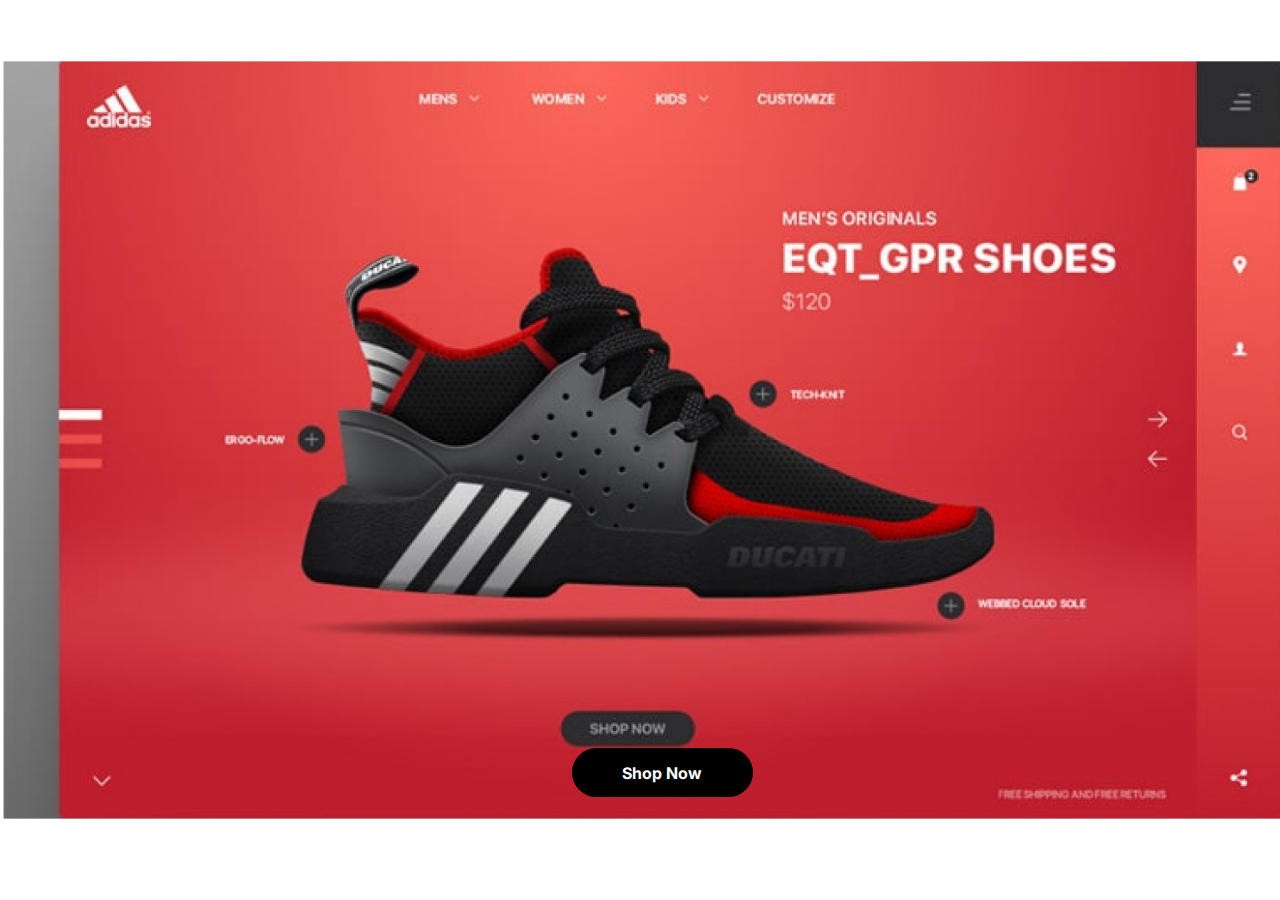
<file: WT Assignment (1)/index.html>
<!DOCTYPE html>
<html>
  <head>
    <meta charset="utf-8" />
    <meta name="viewport" content="initial-scale=1, width=device-width" />

    <link rel="stylesheet" href="./global.css" />
    <link rel="stylesheet" href="./index.css" />
    <link
      rel="stylesheet"
      href="https://fonts.googleapis.com/css2?family=Inter:wght@400;500;600;700;800&display=swap"
    />
    <link
      rel="stylesheet"
      href="https://fonts.googleapis.com/css2?family=Source Sans 3:wght@400;700&display=swap"
    />
  </head>
  <body>
    <div class="desktop-1">
      <div class="wrapper-adidas-eqt-gpr-product">
        <img
          class="adidas-eqt-gpr-product-page-mi-icon"
          alt=""
          src="./public/adidaseqtgprproductpagemin-1@2x.png"
        />
      </div>
      <button class="parent-frame">
        <div class="rectangle-child" id="rectangleChild"></div>
        <b class="shop-now" id="shopNowText">Shop Now</b>
      </button>
    </div>

    <script>
      var rectangleChild = document.getElementById("rectangleChild");
      if (rectangleChild) {
        rectangleChild.addEventListener("click", function (e) {
          window.location.href = "./desktop1.html";
        });
      }
      
      var shopNowText = document.getElementById("shopNowText");
      if (shopNowText) {
        shopNowText.addEventListener("click", function (e) {
          window.location.href = "./desktop1.html";
        });
      }
      </script>
  </body>
</html>
</file>
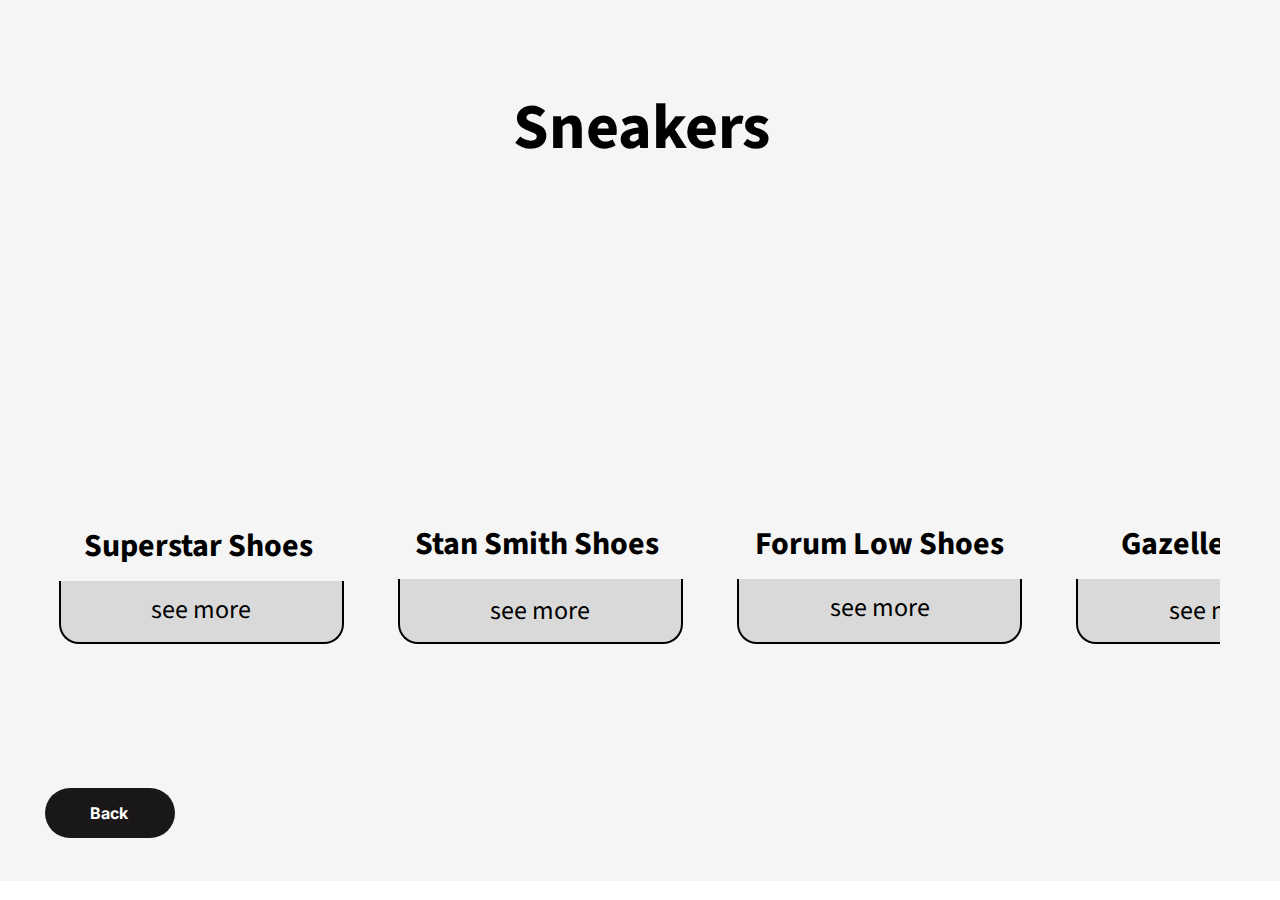
<file: WT Assignment (1)/desktop-3.html>
<!DOCTYPE html>
<html>
  <head>
    <meta charset="utf-8" />
    <meta name="viewport" content="initial-scale=1, width=device-width" />

    <link rel="stylesheet" href="./global.css" />
    <link rel="stylesheet" href="./desktop-3.css" />
    <link
      rel="stylesheet"
      href="https://fonts.googleapis.com/css2?family=Inter:wght@400;500;600;700;800&display=swap"
    />
    <link
      rel="stylesheet"
      href="https://fonts.googleapis.com/css2?family=Source Sans 3:wght@400;700&display=swap"
    />
  </head>
  <body>
    <div class="desktop-3">
      <section class="desktop-3-inner">
        <div class="frame-parent11">
          <div class="sneakers-wrapper">
            <h1 class="sneakers1">Sneakers</h1>
          </div>
          <div class="superstar-frame">
            <div class="shoe-type-frame-parent">
              <div class="shoe-type-frame">
                <img
                  class="shoe-type-frame-child"
                  alt=""
                  src="./public/rectangle-12@2x.png"
                />

                <b class="superstar-shoes2">Superstar Shoes</b>
              </div>
              <button class="rectangle-frame-parent">
                <div class="rectangle-frame" id="rectangleFrame"></div>
                <div class="see-more12" id="seeMoreText">see more</div>
              </button>
            </div>
            <div class="frame-parent12">
              <div class="rectangle-parent31">
                <img
                  class="frame-child33"
                  alt=""
                  src="./public/rectangle-15@2x.png"
                />

                <b class="stan-smith-shoes">Stan Smith Shoes</b>
              </div>
              <button class="rectangle-parent32">
                <div class="frame-child34"></div>
                <div class="see-more13">see more</div>
              </button>
            </div>
            <div class="frame-parent13">
              <div class="rectangle-parent33">
                <img
                  class="frame-child35"
                  alt=""
                  src="./public/rectangle-14@2x.png"
                />

                <b class="forum-low-shoes">Forum Low Shoes</b>
              </div>
              <button class="rectangle-parent34">
                <div class="frame-child36"></div>
                <div class="see-more14">see more</div>
              </button>
            </div>
            <div class="frame-parent14">
              <div class="rectangle-parent35">
                <img
                  class="frame-child37"
                  alt=""
                  src="./public/rectangle-13@2x.png"
                />

                <b class="gazelle-shoes">Gazelle Shoes</b>
              </div>
              <button class="rectangle-parent36">
                <div class="frame-child38"></div>
                <div class="see-more15">see more</div>
              </button>
            </div>
          </div>
        </div>
      </section>
      <div class="desktop-3-child">
        <button class="rectangle-parent37">
          <div class="frame-child39"></div>
          <b class="back6">Back</b>
        </button>
      </div>
    </div>

    <script>
      var rectangleFrame = document.getElementById("rectangleFrame");
      if (rectangleFrame) {
        rectangleFrame.addEventListener("click", function (e) {
          window.location.href = "./desktop-6.html";
        });
      }
      
      var seeMoreText = document.getElementById("seeMoreText");
      if (seeMoreText) {
        seeMoreText.addEventListener("click", function (e) {
          window.location.href = "./desktop-6.html";
        });
      }
      </script>
  </body>
</html>
</file>
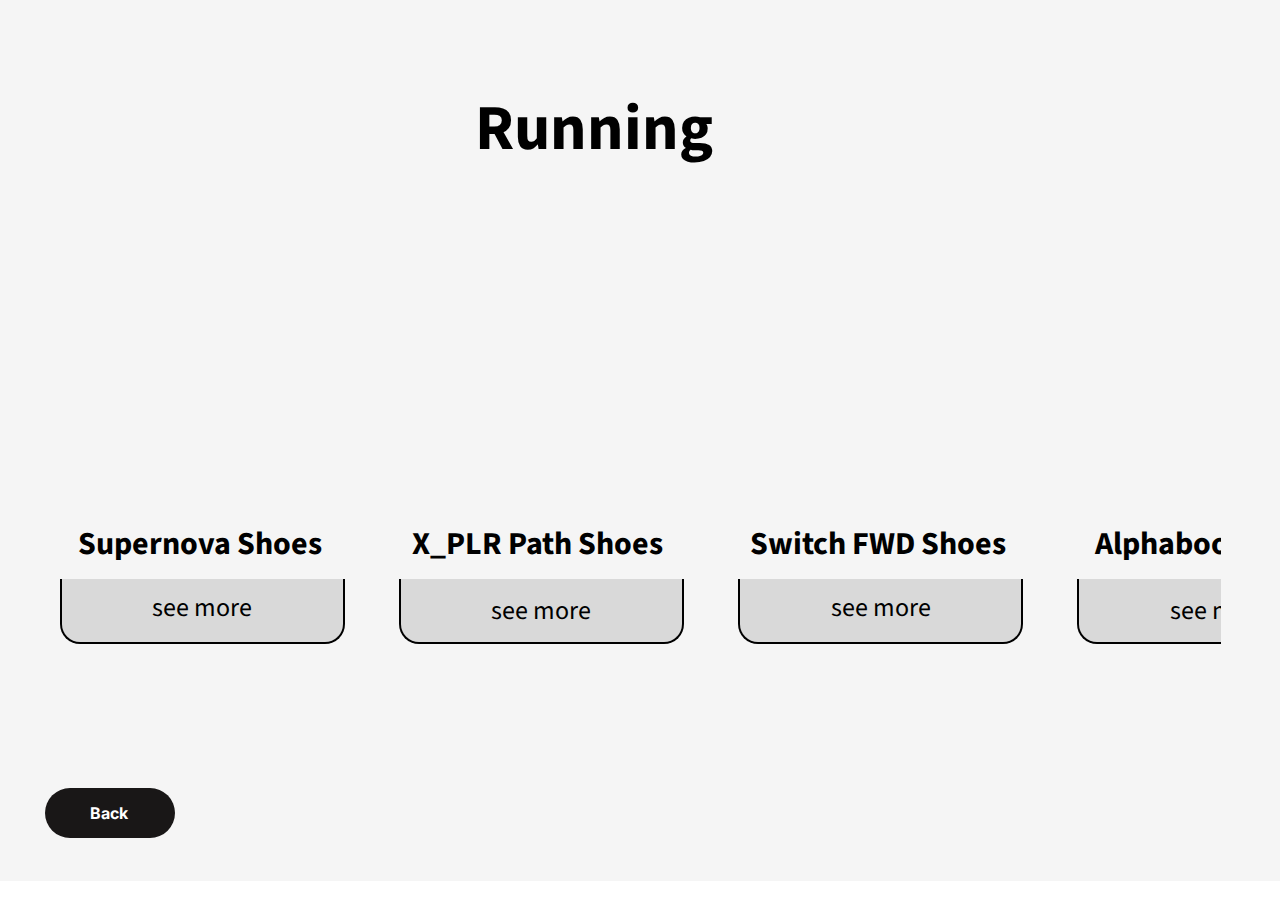
<file: WT Assignment (1)/desktop-4.html>
<!DOCTYPE html>
<html>
  <head>
    <meta charset="utf-8" />
    <meta name="viewport" content="initial-scale=1, width=device-width" />

    <link rel="stylesheet" href="./global.css" />
    <link rel="stylesheet" href="./desktop-4.css" />
    <link
      rel="stylesheet"
      href="https://fonts.googleapis.com/css2?family=Inter:wght@400;500;600;700;800&display=swap"
    />
    <link
      rel="stylesheet"
      href="https://fonts.googleapis.com/css2?family=Source Sans 3:wght@400;700&display=swap"
    />
  </head>
  <body>
    <div class="desktop-4">
      <section class="desktop-4-inner">
        <div class="frame-parent5">
          <div class="running-wrapper">
            <h1 class="running1">Running</h1>
          </div>
          <div class="frame-parent6">
            <div class="frame-parent7">
              <div class="rectangle-parent22">
                <img
                  class="frame-child24"
                  alt=""
                  src="./public/rectangle-20@2x.png"
                />

                <b class="supernova-shoes">Supernova Shoes</b>
              </div>
              <button class="rectangle-parent23">
                <div class="frame-child25"></div>
                <div class="see-more8">see more</div>
              </button>
            </div>
            <div class="frame-parent8">
              <div class="rectangle-parent24">
                <img
                  class="frame-child26"
                  alt=""
                  src="./public/rectangle-23@2x.png"
                />

                <b class="x-plr-path-shoes">X_PLR Path Shoes</b>
              </div>
              <button class="rectangle-parent25">
                <div class="frame-child27"></div>
                <div class="see-more9">see more</div>
              </button>
            </div>
            <div class="frame-parent9">
              <div class="rectangle-parent26">
                <img
                  class="frame-child28"
                  alt=""
                  src="./public/rectangle-22@2x.png"
                />

                <b class="switch-fwd-shoes">Switch FWD Shoes</b>
              </div>
              <button class="rectangle-parent27">
                <div class="frame-child29"></div>
                <div class="see-more10">see more</div>
              </button>
            </div>
            <div class="frame-parent10">
              <div class="rectangle-parent28">
                <img
                  class="frame-child30"
                  alt=""
                  src="./public/rectangle-21@2x.png"
                />

                <b class="alphaboost-shoes">Alphaboost Shoes</b>
              </div>
              <button class="rectangle-parent29">
                <div class="frame-child31"></div>
                <div class="see-more11">see more</div>
              </button>
            </div>
          </div>
        </div>
      </section>
      <div class="desktop-4-child">
        <button class="rectangle-parent30">
          <div class="frame-child32"></div>
          <b class="back5">Back</b>
        </button>
      </div>
    </div>
  </body>
</html>
</file>
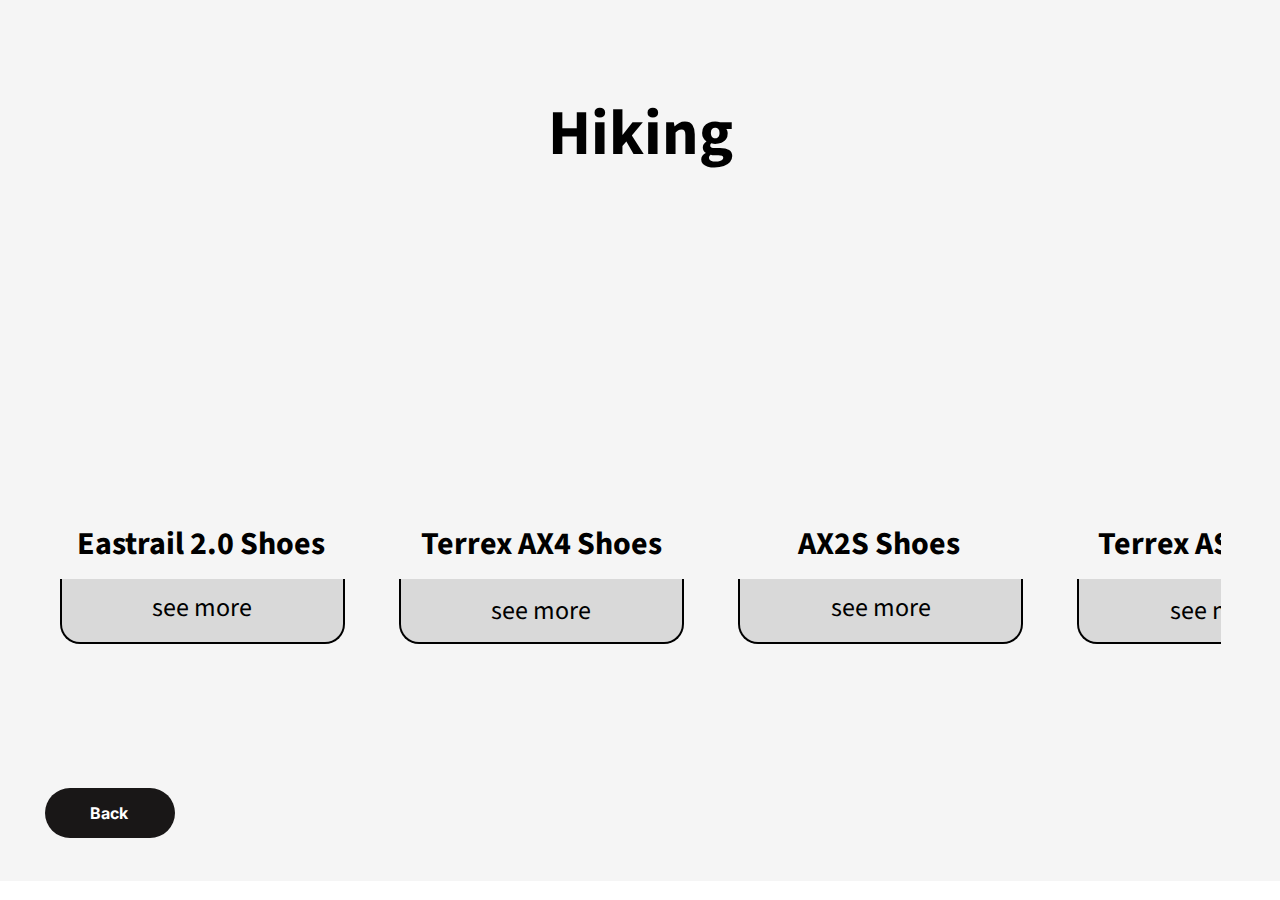
<file: WT Assignment (1)/desktop-5.html>
<!DOCTYPE html>
<html>
  <head>
    <meta charset="utf-8" />
    <meta name="viewport" content="initial-scale=1, width=device-width" />

    <link rel="stylesheet" href="./global.css" />
    <link rel="stylesheet" href="./desktop-5.css" />
    <link
      rel="stylesheet"
      href="https://fonts.googleapis.com/css2?family=Inter:wght@400;500;600;700;800&display=swap"
    />
    <link
      rel="stylesheet"
      href="https://fonts.googleapis.com/css2?family=Source Sans 3:wght@400;700&display=swap"
    />
  </head>
  <body>
    <div class="desktop-5">
      <section class="frame-a1">
        <div class="hiking-parent">
          <b class="hiking1">Hiking</b>
          <div class="shoes-frames">
            <div class="eastrail-frames">
              <div class="see-more-frames">
                <img
                  class="see-more-frames-child"
                  alt=""
                  src="./public/rectangle-28@2x.png"
                />

                <b class="eastrail-20-shoes">Eastrail 2.0 Shoes</b>
              </div>
              <button class="rectangle-parent14">
                <div class="frame-child16"></div>
                <div class="see-more4">see more</div>
              </button>
            </div>
            <div class="eastrail-frames1">
              <div class="rectangle-parent15">
                <img
                  class="frame-child17"
                  alt=""
                  src="./public/rectangle-31@2x.png"
                />

                <b class="terrex-ax4-shoes">Terrex AX4 Shoes</b>
              </div>
              <button class="rectangle-parent16">
                <div class="frame-child18"></div>
                <div class="see-more5">see more</div>
              </button>
            </div>
            <div class="eastrail-frames2">
              <div class="rectangle-parent17">
                <img
                  class="frame-child19"
                  alt=""
                  src="./public/rectangle-30@2x.png"
                />

                <b class="ax2s-shoes">AX2S Shoes</b>
              </div>
              <button class="rectangle-parent18">
                <div class="frame-child20"></div>
                <div class="see-more6">see more</div>
              </button>
            </div>
            <div class="eastrail-frames3">
              <div class="rectangle-parent19">
                <img
                  class="frame-child21"
                  alt=""
                  src="./public/rectangle-29@2x.png"
                />

                <b class="terrex-as2-shoes">Terrex AS2 Shoes</b>
              </div>
              <button class="rectangle-parent20">
                <div class="frame-child22"></div>
                <div class="see-more7">see more</div>
              </button>
            </div>
          </div>
        </div>
      </section>
      <div class="back-label">
        <button class="rectangle-parent21">
          <div class="frame-child23"></div>
          <b class="back3">Back</b>
        </button>
      </div>
    </div>
  </body>
</html>
</file>
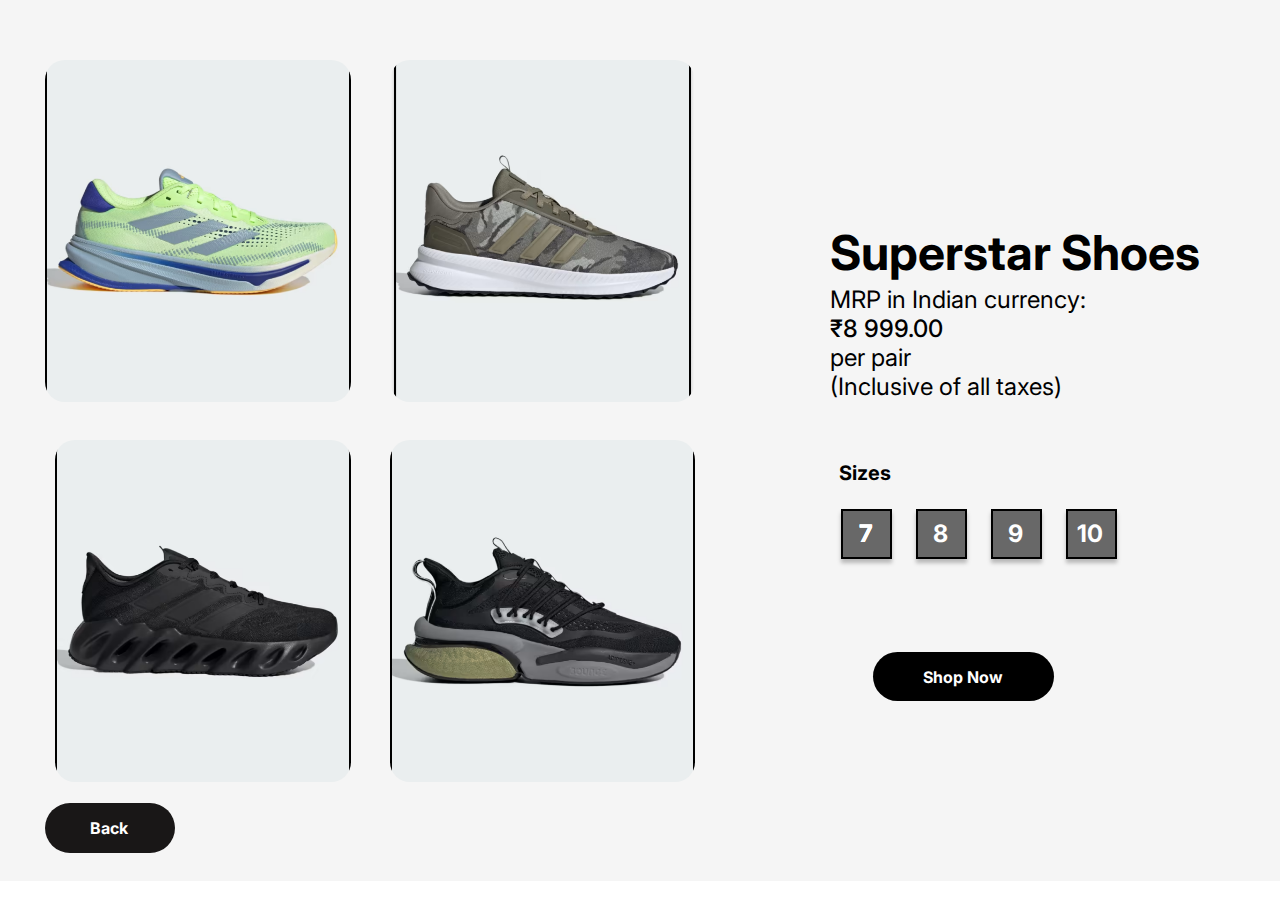
<file: WT Assignment (1)/desktop-6.html>
<!DOCTYPE html>
<html>
  <head>
    <meta charset="utf-8" />
    <meta name="viewport" content="initial-scale=1, width=device-width" />

    <link rel="stylesheet" href="./global.css" />
    <link rel="stylesheet" href="./desktop-6.css" />
    <link
      rel="stylesheet"
      href="https://fonts.googleapis.com/css2?family=Inter:wght@400;500;600;700;800&display=swap"
    />
    <link
      rel="stylesheet"
      href="https://fonts.googleapis.com/css2?family=Source Sans 3:wght@400;700&display=swap"
    />
  </head>
  <body>
    <div class="desktop-6">
      <div class="frame-parent3">
        <div class="rectangle-parent12">
          <img
            class="frame-child13"
            loading="lazy"
            alt=""
            src="./public/rectangle-20@2x.png"
          />

          <div class="frame-parent4">
            <div class="rectangle-wrapper">
              <img
                class="frame-child14"
                loading="lazy"
                alt=""
                src="./public/rectangle-22@2x.png"
              />
            </div>
            <button class="rectangle-parent13">
              <div class="frame-child15"></div>
              <b class="back2">Back</b>
            </button>
          </div>
        </div>
        <div class="frameset-parent">
          <img
            class="frameset-icon"
            loading="lazy"
            alt=""
            src="./public/rectangle-23@2x.png"
          />

          <img
            class="frameset-icon1"
            loading="lazy"
            alt=""
            src="./public/rectangle-21@2x.png"
          />
        </div>
      </div>
      <div class="shop-now-button-wrapper">
        <div class="shop-now-button">
          <div class="superstar-shoes-parent">
            <h1 class="superstar-shoes1">Superstar Shoes</h1>
            <div class="mrp-in-indian-container1">
              <p class="mrp-in-indian1">MRP in Indian currency:</p>
              <p class="p1">₹8 999.00</p>
              <p class="per-pair1">per pair</p>
              <p class="inclusive-of-all1">(Inclusive of all taxes)</p>
            </div>
          </div>
          <div class="sizes-wrapper">
            <div class="sizes1">
              <b class="sizes2">Sizes</b>
              <div class="sizes-inner">
                <div class="frame-stack-parent">
                  <div class="frame-stack">
                    <div class="frame-stack-child"></div>
                    <div class="parent">
                      <b class="b3">7</b>
                      <div class="rectangle-group1">
                        <b class="text-input">7</b>
                        <b class="text-output">7</b>
                      </div>
                    </div>
                  </div>
                  <div class="frame-stack1">
                    <div class="frame-stack-item"></div>
                    <b class="b4">8</b>
                  </div>
                  <div class="frame-stack2">
                    <div class="frame-stack-inner"></div>
                    <b class="b5">9</b>
                  </div>
                  <div class="frame-stack3">
                    <div class="frame-stack-child1"></div>
                    <b class="b6">10</b>
                  </div>
                </div>
              </div>
            </div>
          </div>
          <div class="shop-now-button-inner">
            <button class="rectangle-shape-parent">
              <div class="rectangle-shape" id="rectangleShape"></div>
              <b class="shop-now1" id="shopNowText">Shop Now</b>
            </button>
          </div>
        </div>
      </div>
    </div>

    <script>
      var rectangleShape = document.getElementById("rectangleShape");
      if (rectangleShape) {
        rectangleShape.addEventListener("click", function (e) {
          window.location.href = "./desktop-7.html";
        });
      }
      
      var shopNowText = document.getElementById("shopNowText");
      if (shopNowText) {
        shopNowText.addEventListener("click", function (e) {
          window.location.href = "./desktop-7.html";
        });
      }
      </script>
  </body>
</html>
</file>
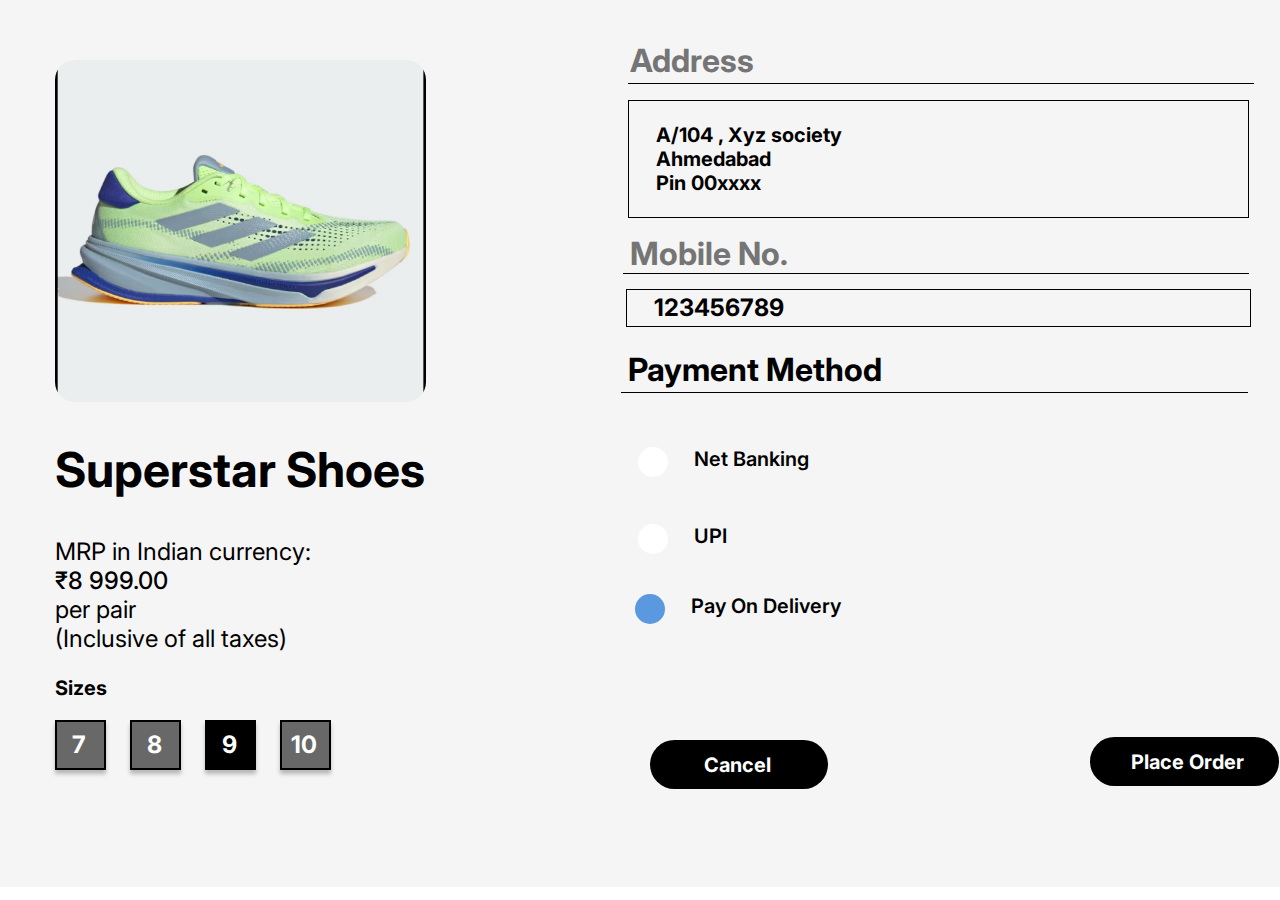
<file: WT Assignment (1)/desktop-7.html>
<!DOCTYPE html>
<html>
  <head>
    <meta charset="utf-8" />
    <meta name="viewport" content="initial-scale=1, width=device-width" />

    <link rel="stylesheet" href="./global.css" />
    <link rel="stylesheet" href="./desktop-7.css" />
    <link
      rel="stylesheet"
      href="https://fonts.googleapis.com/css2?family=Inter:wght@400;500;600;700;800&display=swap"
    />
    <link
      rel="stylesheet"
      href="https://fonts.googleapis.com/css2?family=Source Sans 3:wght@400;700&display=swap"
    />
  </head>
  <body>
    <div class="desktop-7">
      <div class="desktop-7-inner">
        <div class="rectangle-area-parent">
          <img
            class="rectangle-area-icon"
            loading="lazy"
            alt=""
            src="./public/rectangle-20@2x.png"
          />

          <h1 class="superstar-shoes">Superstar Shoes</h1>
          <div class="price-frame">
            <div class="mrp-in-indian-container">
              <p class="mrp-in-indian">MRP in Indian currency:</p>
              <p class="p">₹8 999.00</p>
              <p class="per-pair">per pair</p>
              <p class="inclusive-of-all">(Inclusive of all taxes)</p>
            </div>
            <div class="net-banking-frame">
              <b class="sizes">Sizes</b>
              <div class="pay-on-delivery-frame">
                <div class="address-frame">
                  <div class="address-frame-child"></div>
                  <b class="contact-lines">7</b>
                </div>
                <div class="address-frame1">
                  <div class="address-frame-item"></div>
                  <b class="b">8</b>
                </div>
                <div class="address-frame2">
                  <div class="address-frame-inner"></div>
                  <b class="b1">9</b>
                </div>
                <div class="address-frame3">
                  <div class="address-frame-child1"></div>
                  <b class="b2">10</b>
                </div>
              </div>
            </div>
          </div>
        </div>
      </div>
      <div class="payment-selection-frame">
        <div class="net-banking-ellipse">
          <div class="u-p-i-ellipse">
            <div class="billing-address-frame">
              <div class="mobile-number-frame">
                <div class="size-selector">
                  <div class="frame-a">
                    <div class="address-parent">
                      <input
                        class="address"
                        placeholder="Address"
                        type="text"
                      />

                      <div class="line-separator"></div>
                    </div>
                  </div>
                  <div class="mobile-number">
                    <div class="payment-method-label">
                      <div class="payment-method-label-child"></div>
                      <b class="a104-xyz-container">
                        <p class="a104-xyz">A/104 , Xyz society</p>
                        <p class="ahmedabad">Ahmedabad</p>
                        <p class="pin-00xxxx">Pin 00xxxx</p>
                      </b>
                    </div>
                  </div>
                  <div class="order-button-parent">
                    <div class="order-button"></div>
                    <input
                      class="mobile-no"
                      placeholder="Mobile No."
                      type="text"
                    />
                  </div>
                  <div class="payment-options">
                    <div class="empty-frame">
                      <div class="empty-frame-child"></div>
                      <b class="instruction-text">123456789</b>
                    </div>
                  </div>
                </div>
              </div>
              <div class="payment-method-parent">
                <h2 class="payment-method">Payment Method</h2>
                <div class="order-confirmation"></div>
              </div>
            </div>
            <div class="payment-modes">
              <div class="net-banking-u-p-i-payment">
                <div class="ellipses"></div>
                <div class="net-banking">Net Banking</div>
              </div>
            </div>
            <div class="payment-modes1">
              <div class="ellipse-parent">
                <div class="ellipse-div"></div>
                <div class="upi">UPI</div>
              </div>
            </div>
            <div class="payment-modes2">
              <div class="ellipse-group">
                <div class="frame-child3"></div>
                <div class="pay-on-delivery">Pay On Delivery</div>
              </div>
            </div>
          </div>
        </div>
        <div class="frame-group">
          <div class="frame-wrapper">
            <button class="rectangle-parent3">
              <div class="frame-child4"></div>
              <b class="cancel">Cancel</b>
            </button>
          </div>
          <button class="order-frame-parent">
            <div class="order-frame" id="orderFrame"></div>
            <b class="place-order" id="placeOrderText">Place Order</b>
          </button>
        </div>
      </div>
    </div>

    <script>
      var orderFrame = document.getElementById("orderFrame");
      if (orderFrame) {
        orderFrame.addEventListener("click", function (e) {
          window.location.href = "./desktop-9.html";
        });
      }
      
      var placeOrderText = document.getElementById("placeOrderText");
      if (placeOrderText) {
        placeOrderText.addEventListener("click", function (e) {
          window.location.href = "./desktop-9.html";
        });
      }
      </script>
  </body>
</html>
</file>
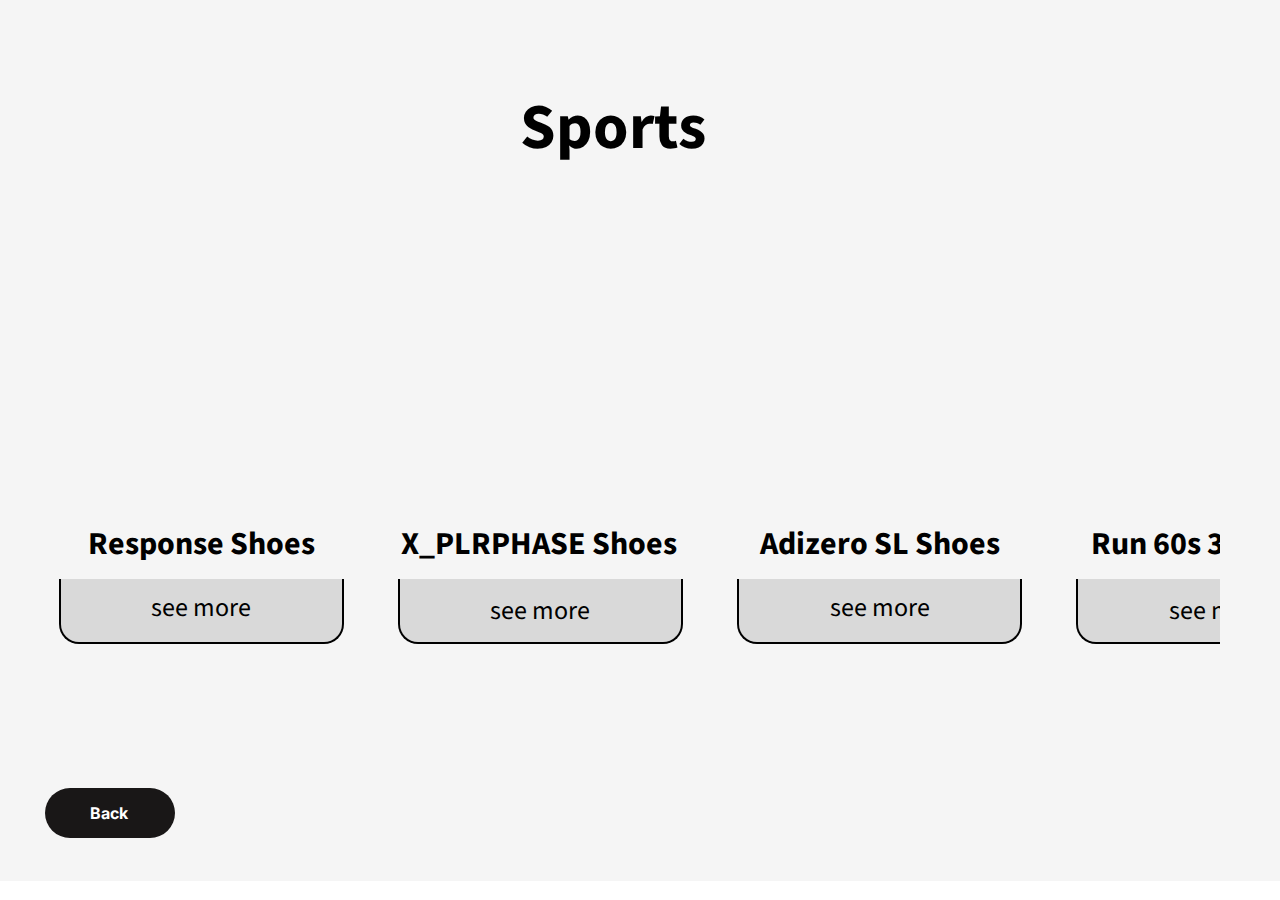
<file: WT Assignment (1)/desktop-8.html>
<!DOCTYPE html>
<html>
  <head>
    <meta charset="utf-8" />
    <meta name="viewport" content="initial-scale=1, width=device-width" />

    <link rel="stylesheet" href="./global.css" />
    <link rel="stylesheet" href="./desktop-8.css" />
    <link
      rel="stylesheet"
      href="https://fonts.googleapis.com/css2?family=Inter:wght@400;500;600;700;800&display=swap"
    />
    <link
      rel="stylesheet"
      href="https://fonts.googleapis.com/css2?family=Source Sans 3:wght@400;700&display=swap"
    />
  </head>
  <body>
    <div class="desktop-8">
      <section class="frame-b-wrapper">
        <div class="frame-b">
          <div class="sports-wrapper">
            <h1 class="sports1">Sports</h1>
          </div>
          <div class="xplrphase-shoes-text">
            <div class="frame-c-parent">
              <div class="frame-c">
                <img
                  class="frame-c-child"
                  alt=""
                  src="./public/rectangle-20@2x.png"
                />

                <b class="response-shoes">Response Shoes</b>
              </div>
              <button class="rectangle-parent4">
                <div class="frame-child5"></div>
                <div class="see-more">see more</div>
              </button>
            </div>
            <div class="frame-container">
              <div class="rectangle-parent5">
                <img
                  class="frame-child6"
                  alt=""
                  src="./public/rectangle-23@2x.png"
                />

                <b class="x-plrphase-shoes">X_PLRPHASE Shoes</b>
              </div>
              <button class="rectangle-parent6">
                <div class="frame-child7"></div>
                <div class="see-more1">see more</div>
              </button>
            </div>
            <div class="frame-parent1">
              <div class="rectangle-parent7">
                <img
                  class="frame-child8"
                  alt=""
                  src="./public/rectangle-22@2x.png"
                />

                <b class="adizero-sl-shoes">Adizero SL Shoes</b>
              </div>
              <button class="rectangle-parent8">
                <div class="frame-child9"></div>
                <div class="see-more2">see more</div>
              </button>
            </div>
            <div class="frame-parent2">
              <div class="rectangle-parent9">
                <img
                  class="frame-child10"
                  alt=""
                  src="./public/rectangle-21@2x.png"
                />

                <b class="run-60s-30">Run 60s 3.0 Shoes</b>
              </div>
              <button class="rectangle-parent10">
                <div class="frame-child11"></div>
                <div class="see-more3">see more</div>
              </button>
            </div>
          </div>
        </div>
      </section>
      <div class="desktop-8-inner">
        <button class="rectangle-parent11">
          <div class="frame-child12"></div>
          <b class="back1">Back</b>
        </button>
      </div>
    </div>
  </body>
</html>
</file>
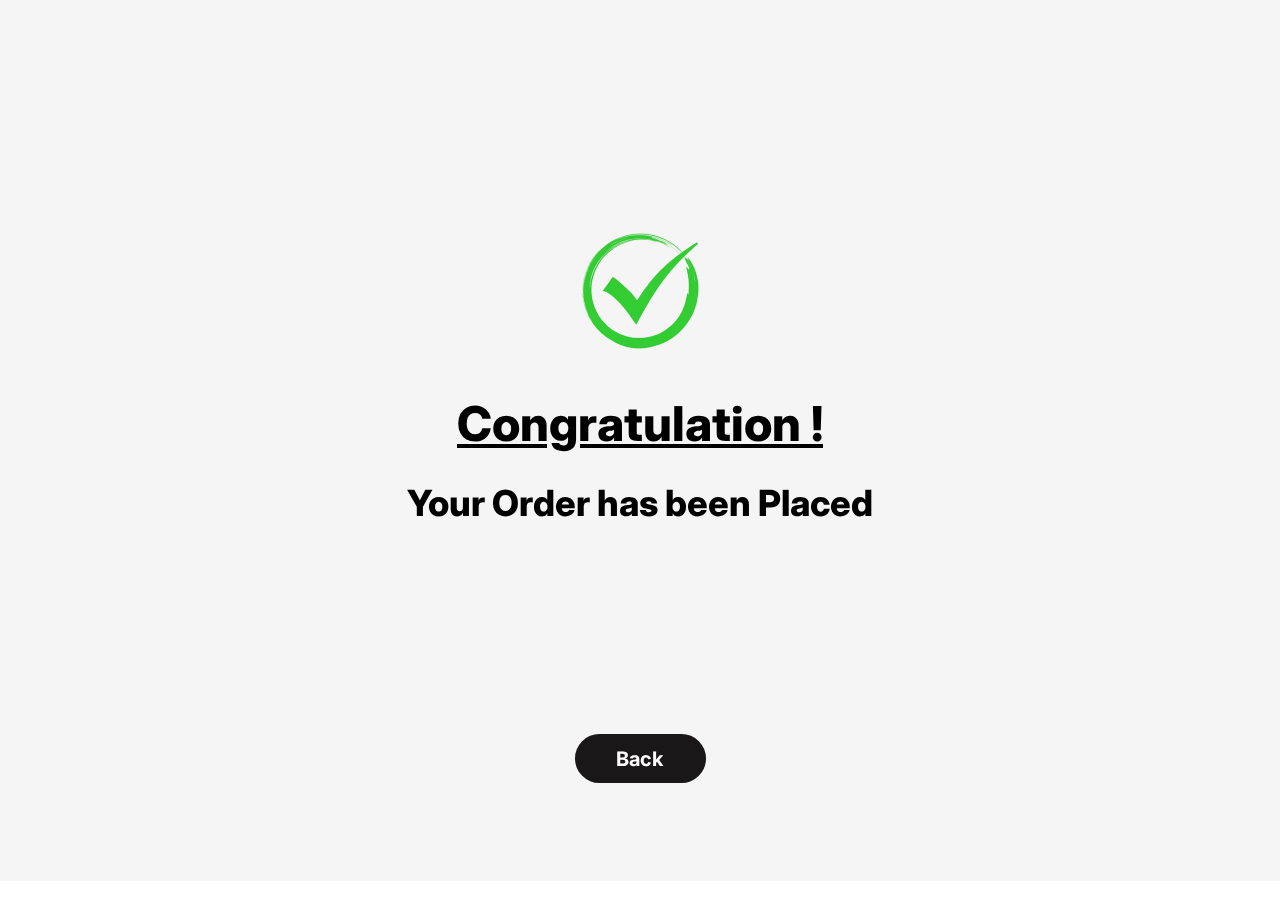
<file: WT Assignment (1)/desktop-9.html>
<!DOCTYPE html>
<html>
  <head>
    <meta charset="utf-8" />
    <meta name="viewport" content="initial-scale=1, width=device-width" />

    <link rel="stylesheet" href="./global.css" />
    <link rel="stylesheet" href="./desktop-9.css" />
    <link
      rel="stylesheet"
      href="https://fonts.googleapis.com/css2?family=Inter:wght@400;500;600;700;800&display=swap"
    />
    <link
      rel="stylesheet"
      href="https://fonts.googleapis.com/css2?family=Source Sans 3:wght@400;700&display=swap"
    />
  </head>
  <body>
    <div class="desktop-9">
      <div class="rectangle-base-parent">
        <img
          class="rectangle-base-icon"
          loading="lazy"
          alt=""
          src="./public/ellipse-4@2x.png"
        />

        <h1 class="congratulation">Congratulation !</h1>
        <h2 class="your-order-has">Your Order has been Placed</h2>
      </div>
      <button class="child-rectangle-parent">
        <div class="child-rectangle" id="childRectangle"></div>
        <b class="back4" id="backText">Back</b>
      </button>
    </div>

    <script>
      var childRectangle = document.getElementById("childRectangle");
      if (childRectangle) {
        childRectangle.addEventListener("click", function (e) {
          window.location.href = "./desktop-1.html";
        });
      }
      
      var backText = document.getElementById("backText");
      if (backText) {
        backText.addEventListener("click", function (e) {
          window.location.href = "./desktop-1.html";
        });
      }
      </script>
  </body>
</html>
</file>
<file: WT Assignment (1)/global.css>
body {
  margin: 0;
  line-height: normal;
}

:root {
  /* fonts */
  --font-inter: Inter;
  --font-source-sans-3: "Source Sans 3";

  /* font sizes */
  --font-size-base: 16px;
  --font-size-xl: 20px;
  --font-size-13xl: 32px;
  --font-size-lgi: 19px;
  --font-size-7xl: 26px;
  --font-size-5xl: 24px;
  --font-size-29xl: 48px;
  --font-size-10xl: 29px;
  --font-size-19xl: 38px;
  --font-size-45xl: 64px;
  --font-size-32xl: 51px;

  /* Colors */
  --color-white: #fff;
  --color-black: #000;
  --color-gray-100: #191717;
  --color-gray-200: rgba(0, 0, 0, 0.86);
  --color-dimgray-100: #686868;
  --color-dimgray-200: #4d4a4a;
  --color-gainsboro: #d9d9d9;
  --color-whitesmoke: #f5f5f5;
  --color-silver: #bfbfbf;

  /* Gaps */
  --gap-138xl: 157px;
  --gap-0: 0px;
  --gap-94xl: 113px;
  --gap-xl: 20px;
  --gap-21xl: 40px;
  --gap-4xl: 23px;
  --gap-19xl: 38px;
  --gap-125xl: 144px;
  --gap-43xl: 62px;
  --gap-41xl: 60px;
  --gap-37xl: 56px;
  --gap-190xl: 209px;
  --gap-42xl: 61px;
  --gap-68xl: 87px;

  /* Paddings */
  --padding-64xl: 83px;
  --padding-267xl: 286px;
  --padding-xl: 20px;
  --padding-124xl: 143px;
  --padding-24xl: 43px;
  --padding-26xl: 45px;
  --padding-3xl: 22px;
  --padding-36xl: 55px;
  --padding-mini: 15px;
  --padding-28xl: 47px;
  --padding-sm: 14px;
  --padding-lgi: 19px;
  --padding-lg: 18px;
  --padding-mid: 17px;
  --padding-63xl: 82px;
  --padding-2xl: 21px;
  --padding-79xl: 98px;
  --padding-8xl: 27px;
  --padding-10xs: 3px;
  --padding-smi: 13px;
  --padding-xs: 12px;
  --padding-6xs: 7px;
  --padding-11xs: 2px;
  --padding-9xs: 4px;
  --padding-8xs: 5px;
  --padding-5xs: 8px;
  --padding-2xs: 11px;
  --padding-4xs: 9px;
  --padding-base: 16px;
  --padding-41xl: 60px;
  --padding-11xl: 30px;
  --padding-3xs: 10px;
  --padding-40xl: 59px;
  --padding-10xl: 29px;

  /* Border radiuses */
  --br-31xl: 50px;
  --br-xl: 20px;
}
</file>
<file: WT Assignment (1)/index.css>
.adidas-eqt-gpr-product-page-mi-icon {
  height: 100%;
  width: 100%;
  max-width: 100%;
  overflow: hidden;
  max-height: 100%;
  object-fit: contain;
  position: absolute;
  left: 33px;
  top: 0;
  transform: scale(1.046);
}
.wrapper-adidas-eqt-gpr-product {
  height: 100%;
  width: 100%;
  position: absolute;
  margin: 0 !important;
  top: 0;
  right: 0;
  bottom: 0;
  left: 0;
  display: flex;
  align-items: center;
  justify-content: center;
  z-index: 0;
}
.rectangle-child,
.shop-now {
  position: relative;
  cursor: pointer;
}
.rectangle-child {
  align-self: stretch;
  width: 181px;
  border-radius: var(--br-31xl);
  background-color: var(--color-black);
  z-index: 1;
}
.shop-now {
  font-size: var(--font-size-base);
  display: inline-block;
  font-family: var(--font-inter);
  color: var(--color-white);
  text-align: left;
  z-index: 2;
  margin-left: -131px;
}
.desktop-1,
.parent-frame {
  display: flex;
  flex-direction: row;
  justify-content: flex-start;
}
.parent-frame {
  cursor: pointer;
  border: 0;
  padding: 0;
  background-color: transparent;
  height: 49px;
  width: 181px;
  align-items: center;
}
.desktop-1 {
  width: 100%;
  height: 880px;
  position: relative;
  background-color: var(--color-white);
  overflow: hidden;
  align-items: flex-end;
  padding: 748px 572px var(--padding-64xl);
  box-sizing: border-box;
  letter-spacing: normal;
}
@media screen and (max-width: 1200px) {
  .desktop-1 {
    padding-left: var(--padding-267xl);
    padding-right: var(--padding-267xl);
    box-sizing: border-box;
  }
}
@media screen and (max-width: 750px) {
  .desktop-1 {
    padding-left: var(--padding-124xl);
    padding-right: var(--padding-124xl);
    box-sizing: border-box;
  }
}
@media screen and (max-width: 450px) {
  .desktop-1 {
    padding-left: var(--padding-xl);
    padding-right: var(--padding-xl);
    box-sizing: border-box;
  }
}
</file>
<file: WT Assignment (1)/desktop-3.css>
.sneakers1 {
  margin: 0;
  height: 66px;
  width: 339px;
  position: relative;
  font-size: inherit;
  font-weight: 700;
  font-family: inherit;
  display: inline-block;
  flex-shrink: 0;
  max-width: 100%;
}
.sneakers-wrapper {
  width: 424px;
  display: flex;
  flex-direction: row;
  align-items: flex-start;
  justify-content: flex-end;
  max-width: 100%;
}
.shoe-type-frame-child {
  height: 346px;
  width: 285px;
  position: relative;
  border-radius: var(--br-xl) var(--br-xl) 0 0;
  object-fit: cover;
  display: none;
}
.superstar-shoes2 {
  position: relative;
  z-index: 1;
}
.shoe-type-frame {
  flex: 1;
  border-radius: var(--br-xl) var(--br-xl) 0 0;
  display: flex;
  flex-direction: row;
  align-items: flex-end;
  justify-content: center;
  padding: var(--padding-xs) 26px var(--padding-xs) 25px;
  background-size: cover;
  background-repeat: no-repeat;
  background-position: top;
}
.rectangle-frame,
.see-more12 {
  position: absolute;
  cursor: pointer;
}
.rectangle-frame {
  top: 0;
  left: 0;
  border-radius: 0 0 var(--br-xl) var(--br-xl);
  background-color: var(--color-gainsboro);
  border-right: 2px solid var(--color-black);
  border-bottom: 2px solid var(--color-black);
  border-left: 2px solid var(--color-black);
  box-sizing: border-box;
  width: 100%;
  height: 100%;
}
.see-more12 {
  top: 10px;
  left: 92px;
  font-size: var(--font-size-7xl);
  font-family: var(--font-source-sans-3);
  color: var(--color-black);
  text-align: left;
  z-index: 1;
}
.rectangle-frame-parent {
  cursor: pointer;
  border: 0;
  padding: 0;
  background-color: transparent;
  align-self: stretch;
  height: 63px;
  position: relative;
  white-space: nowrap;
}
.shoe-type-frame-parent {
  align-self: stretch;
  width: 285px;
  flex-shrink: 0;
  display: flex;
  flex-direction: column;
  align-items: flex-start;
  justify-content: flex-start;
}
.frame-child33 {
  height: 346px;
  width: 285px;
  position: relative;
  border-radius: var(--br-xl) var(--br-xl) 0 0;
  object-fit: cover;
  display: none;
}
.stan-smith-shoes {
  position: relative;
  z-index: 1;
}
.rectangle-parent31 {
  flex: 1;
  border-radius: var(--br-xl) var(--br-xl) 0 0;
  display: flex;
  flex-direction: row;
  align-items: flex-end;
  justify-content: center;
  padding: var(--padding-xs) var(--padding-lg) var(--padding-xs)
    var(--padding-mid);
  background-size: cover;
  background-repeat: no-repeat;
  background-position: top;
}
.frame-child34 {
  height: 63px;
  width: 285px;
  position: relative;
  border-radius: 0 0 var(--br-xl) var(--br-xl);
  background-color: var(--color-gainsboro);
  border-right: 2px solid var(--color-black);
  border-bottom: 2px solid var(--color-black);
  border-left: 2px solid var(--color-black);
  box-sizing: border-box;
  display: none;
}
.see-more13 {
  position: relative;
  font-size: var(--font-size-7xl);
  font-family: var(--font-source-sans-3);
  color: var(--color-black);
  text-align: left;
  z-index: 1;
}
.rectangle-parent32 {
  cursor: pointer;
  border: 0;
  padding: var(--padding-smi) var(--padding-2xl) var(--padding-smi)
    var(--padding-xl);
  background-color: var(--color-gainsboro);
  align-self: stretch;
  border-radius: 0 0 var(--br-xl) var(--br-xl);
  border-right: 2px solid var(--color-black);
  border-bottom: 2px solid var(--color-black);
  border-left: 2px solid var(--color-black);
  display: flex;
  flex-direction: row;
  align-items: center;
  justify-content: center;
  white-space: nowrap;
}
.rectangle-parent32:hover,
.rectangle-parent34:hover,
.rectangle-parent36:hover {
  background-color: var(--color-silver);
}
.frame-parent12 {
  align-self: stretch;
  width: 285px;
  flex-shrink: 0;
  display: flex;
  flex-direction: column;
  align-items: flex-start;
  justify-content: flex-start;
}
.frame-child35 {
  height: 346px;
  width: 285px;
  position: relative;
  border-radius: var(--br-xl) var(--br-xl) 0 0;
  object-fit: cover;
  display: none;
}
.forum-low-shoes {
  position: relative;
  z-index: 1;
}
.rectangle-parent33 {
  align-self: stretch;
  flex: 1;
  border-radius: var(--br-xl) var(--br-xl) 0 0;
  display: flex;
  flex-direction: row;
  align-items: flex-end;
  justify-content: center;
  padding: var(--padding-xs);
  background-size: cover;
  background-repeat: no-repeat;
  background-position: top;
}
.frame-child36 {
  height: 63px;
  width: 285px;
  position: relative;
  border-radius: 0 0 var(--br-xl) var(--br-xl);
  background-color: var(--color-gainsboro);
  border-right: 2px solid var(--color-black);
  border-bottom: 2px solid var(--color-black);
  border-left: 2px solid var(--color-black);
  box-sizing: border-box;
  display: none;
}
.see-more14 {
  position: relative;
  font-size: var(--font-size-7xl);
  font-family: var(--font-source-sans-3);
  color: var(--color-black);
  text-align: left;
  z-index: 1;
}
.frame-parent13,
.rectangle-parent34 {
  align-self: stretch;
  display: flex;
  align-items: flex-start;
}
.rectangle-parent34 {
  cursor: pointer;
  border: 0;
  padding: var(--padding-3xs) var(--padding-xl) var(--padding-base)
    var(--padding-2xl);
  background-color: var(--color-gainsboro);
  border-radius: 0 0 var(--br-xl) var(--br-xl);
  border-right: 2px solid var(--color-black);
  border-bottom: 2px solid var(--color-black);
  border-left: 2px solid var(--color-black);
  flex-direction: row;
  justify-content: center;
  white-space: nowrap;
}
.frame-parent13 {
  width: 285px;
  flex-shrink: 0;
  flex-direction: column;
  justify-content: flex-start;
}
.frame-child37 {
  height: 346px;
  width: 285px;
  position: relative;
  border-radius: var(--br-xl) var(--br-xl) 0 0;
  object-fit: cover;
  display: none;
}
.gazelle-shoes {
  position: relative;
  z-index: 1;
}
.rectangle-parent35 {
  align-self: stretch;
  flex: 1;
  border-radius: var(--br-xl) var(--br-xl) 0 0;
  display: flex;
  flex-direction: row;
  align-items: flex-end;
  justify-content: center;
  padding: var(--padding-xs);
  background-size: cover;
  background-repeat: no-repeat;
  background-position: top;
}
.frame-child38 {
  height: 63px;
  width: 285px;
  position: relative;
  border-radius: 0 0 var(--br-xl) var(--br-xl);
  background-color: var(--color-gainsboro);
  border-right: 2px solid var(--color-black);
  border-bottom: 2px solid var(--color-black);
  border-left: 2px solid var(--color-black);
  box-sizing: border-box;
  display: none;
}
.see-more15 {
  position: relative;
  font-size: var(--font-size-7xl);
  font-family: var(--font-source-sans-3);
  color: var(--color-black);
  text-align: left;
  z-index: 1;
}
.rectangle-parent36 {
  cursor: pointer;
  border: 0;
  padding: var(--padding-smi) var(--padding-xl) var(--padding-smi)
    var(--padding-2xl);
  background-color: var(--color-gainsboro);
  align-self: stretch;
  border-radius: 0 0 var(--br-xl) var(--br-xl);
  border-right: 2px solid var(--color-black);
  border-bottom: 2px solid var(--color-black);
  border-left: 2px solid var(--color-black);
  display: flex;
  flex-direction: row;
  align-items: center;
  justify-content: center;
  white-space: nowrap;
}
.frame-parent14,
.superstar-frame {
  flex-shrink: 0;
  align-items: flex-start;
}
.frame-parent14 {
  align-self: stretch;
  width: 285px;
  display: flex;
  flex-direction: column;
  justify-content: flex-start;
}
.superstar-frame {
  width: 1302px;
  height: 409px;
  overflow-x: auto;
  flex-direction: row;
  gap: 0 54px;
  font-size: var(--font-size-13xl);
}
.desktop-3-inner,
.frame-parent11,
.superstar-frame {
  display: flex;
  justify-content: flex-start;
  max-width: 100%;
}
.frame-parent11 {
  flex-direction: column;
  align-items: center;
  gap: 87px 0;
}
.desktop-3-inner {
  flex-direction: row;
  align-items: flex-start;
  padding: 0 0 0 var(--padding-sm);
  box-sizing: border-box;
  text-align: left;
  font-size: var(--font-size-45xl);
  color: var(--color-black);
  font-family: var(--font-source-sans-3);
}
.frame-child39 {
  height: 49px;
  width: 131px;
  position: relative;
  border-radius: var(--br-31xl);
  background-color: var(--color-gray-100);
  display: none;
}
.back6 {
  position: relative;
  font-size: var(--font-size-base);
  font-family: var(--font-inter);
  color: var(--color-white);
  text-align: left;
  z-index: 1;
}
.rectangle-parent37 {
  cursor: pointer;
  border: 0;
  padding: var(--padding-mini) var(--padding-28xl) var(--padding-mini)
    var(--padding-26xl);
  background-color: var(--color-gray-100);
  border-radius: var(--br-31xl);
  display: flex;
  flex-direction: row;
  align-items: center;
  justify-content: center;
}
.rectangle-parent37:hover {
  background-color: var(--color-dimgray-200);
}
.desktop-3,
.desktop-3-child {
  display: flex;
  justify-content: flex-start;
}
.desktop-3-child {
  align-self: stretch;
  flex-direction: row;
  align-items: flex-start;
}
.desktop-3 {
  width: 100%;
  position: relative;
  background-color: var(--color-whitesmoke);
  overflow: hidden;
  flex-direction: column;
  align-items: center;
  padding: var(--padding-63xl) var(--padding-41xl) var(--padding-24xl)
    var(--padding-26xl);
  box-sizing: border-box;
  gap: 144px 0;
  letter-spacing: normal;
}
@media screen and (max-width: 750px) {
  .sneakers1 {
    font-size: var(--font-size-32xl);
  }
  .forum-low-shoes,
  .gazelle-shoes,
  .stan-smith-shoes,
  .superstar-shoes2 {
    font-size: var(--font-size-7xl);
  }
  .desktop-3 {
    gap: 144px 0;
    padding-left: var(--padding-3xl);
    padding-right: var(--padding-11xl);
    box-sizing: border-box;
  }
}
@media screen and (max-width: 675px) {
  .superstar-frame {
    gap: 0 54px;
  }
  .frame-parent11 {
    gap: 87px 0;
  }
}
@media screen and (max-width: 450px) {
  .sneakers1 {
    font-size: var(--font-size-19xl);
  }
  .forum-low-shoes,
  .gazelle-shoes,
  .stan-smith-shoes,
  .superstar-shoes2 {
    font-size: var(--font-size-lgi);
  }
  .frame-parent11 {
    gap: 87px 0;
  }
  .desktop-3 {
    gap: 144px 0;
  }
}
</file>
<file: WT Assignment (1)/desktop-4.css>
.running1 {
  margin: 0;
  position: relative;
  font-size: inherit;
  font-weight: 700;
  font-family: inherit;
}
.running-wrapper {
  width: 332px;
  display: flex;
  flex-direction: row;
  align-items: flex-start;
  justify-content: flex-start;
  max-width: 100%;
}
.frame-child24 {
  height: 346px;
  width: 285px;
  position: relative;
  border-radius: var(--br-xl) var(--br-xl) 0 0;
  object-fit: cover;
  display: none;
}
.supernova-shoes {
  position: relative;
  z-index: 1;
}
.rectangle-parent22 {
  flex: 1;
  border-radius: var(--br-xl) var(--br-xl) 0 0;
  display: flex;
  flex-direction: row;
  align-items: flex-end;
  justify-content: center;
  padding: var(--padding-xs) var(--padding-lgi) var(--padding-xs)
    var(--padding-lg);
  background-size: cover;
  background-repeat: no-repeat;
  background-position: top;
}
.frame-child25 {
  height: 63px;
  width: 285px;
  position: relative;
  border-radius: 0 0 var(--br-xl) var(--br-xl);
  background-color: var(--color-gainsboro);
  border-right: 2px solid var(--color-black);
  border-bottom: 2px solid var(--color-black);
  border-left: 2px solid var(--color-black);
  box-sizing: border-box;
  display: none;
}
.see-more8 {
  position: relative;
  font-size: var(--font-size-7xl);
  font-family: var(--font-source-sans-3);
  color: var(--color-black);
  text-align: left;
  z-index: 1;
}
.frame-parent7,
.rectangle-parent23 {
  align-self: stretch;
  display: flex;
  align-items: flex-start;
}
.rectangle-parent23 {
  cursor: pointer;
  border: 0;
  padding: var(--padding-3xs) var(--padding-2xl) var(--padding-base)
    var(--padding-xl);
  background-color: var(--color-gainsboro);
  border-radius: 0 0 var(--br-xl) var(--br-xl);
  border-right: 2px solid var(--color-black);
  border-bottom: 2px solid var(--color-black);
  border-left: 2px solid var(--color-black);
  flex-direction: row;
  justify-content: center;
  white-space: nowrap;
}
.rectangle-parent23:hover,
.rectangle-parent25:hover,
.rectangle-parent27:hover,
.rectangle-parent29:hover {
  background-color: var(--color-silver);
}
.frame-parent7 {
  width: 285px;
  flex-shrink: 0;
  flex-direction: column;
  justify-content: flex-start;
}
.frame-child26 {
  height: 346px;
  width: 285px;
  position: relative;
  border-radius: var(--br-xl) var(--br-xl) 0 0;
  object-fit: cover;
  display: none;
}
.x-plr-path-shoes {
  position: relative;
  z-index: 1;
}
.rectangle-parent24 {
  flex: 1;
  border-radius: var(--br-xl) var(--br-xl) 0 0;
  display: flex;
  flex-direction: row;
  align-items: flex-end;
  justify-content: center;
  padding: var(--padding-xs) var(--padding-base) var(--padding-xs)
    var(--padding-smi);
  background-size: cover;
  background-repeat: no-repeat;
  background-position: top;
}
.frame-child27 {
  height: 63px;
  width: 285px;
  position: relative;
  border-radius: 0 0 var(--br-xl) var(--br-xl);
  background-color: var(--color-gainsboro);
  border-right: 2px solid var(--color-black);
  border-bottom: 2px solid var(--color-black);
  border-left: 2px solid var(--color-black);
  box-sizing: border-box;
  display: none;
}
.see-more9 {
  position: relative;
  font-size: var(--font-size-7xl);
  font-family: var(--font-source-sans-3);
  color: var(--color-black);
  text-align: left;
  z-index: 1;
}
.rectangle-parent25 {
  cursor: pointer;
  border: 0;
  padding: var(--padding-smi) var(--padding-2xl) var(--padding-smi)
    var(--padding-xl);
  background-color: var(--color-gainsboro);
  align-self: stretch;
  border-radius: 0 0 var(--br-xl) var(--br-xl);
  border-right: 2px solid var(--color-black);
  border-bottom: 2px solid var(--color-black);
  border-left: 2px solid var(--color-black);
  display: flex;
  flex-direction: row;
  align-items: center;
  justify-content: center;
  white-space: nowrap;
}
.frame-parent8 {
  align-self: stretch;
  width: 285px;
  flex-shrink: 0;
  display: flex;
  flex-direction: column;
  align-items: flex-start;
  justify-content: flex-start;
}
.frame-child28 {
  height: 346px;
  width: 285px;
  position: relative;
  border-radius: var(--br-xl) var(--br-xl) 0 0;
  object-fit: cover;
  display: none;
}
.switch-fwd-shoes {
  position: relative;
  z-index: 1;
}
.rectangle-parent26 {
  flex: 1;
  border-radius: var(--br-xl) var(--br-xl) 0 0;
  display: flex;
  flex-direction: row;
  align-items: flex-end;
  justify-content: center;
  padding: var(--padding-xs);
  background-size: cover;
  background-repeat: no-repeat;
  background-position: top;
}
.frame-child29 {
  height: 63px;
  width: 285px;
  position: relative;
  border-radius: 0 0 var(--br-xl) var(--br-xl);
  background-color: var(--color-gainsboro);
  border-right: 2px solid var(--color-black);
  border-bottom: 2px solid var(--color-black);
  border-left: 2px solid var(--color-black);
  box-sizing: border-box;
  display: none;
}
.see-more10 {
  position: relative;
  font-size: var(--font-size-7xl);
  font-family: var(--font-source-sans-3);
  color: var(--color-black);
  text-align: left;
  z-index: 1;
}
.frame-parent9,
.rectangle-parent27 {
  align-self: stretch;
  display: flex;
  align-items: flex-start;
}
.rectangle-parent27 {
  cursor: pointer;
  border: 0;
  padding: var(--padding-3xs) var(--padding-xl) var(--padding-base)
    var(--padding-2xl);
  background-color: var(--color-gainsboro);
  border-radius: 0 0 var(--br-xl) var(--br-xl);
  border-right: 2px solid var(--color-black);
  border-bottom: 2px solid var(--color-black);
  border-left: 2px solid var(--color-black);
  flex-direction: row;
  justify-content: center;
  white-space: nowrap;
}
.frame-parent9 {
  width: 285px;
  flex-shrink: 0;
  flex-direction: column;
  justify-content: flex-start;
}
.frame-child30 {
  height: 346px;
  width: 285px;
  position: relative;
  border-radius: var(--br-xl) var(--br-xl) 0 0;
  object-fit: cover;
  display: none;
}
.alphaboost-shoes {
  position: relative;
  z-index: 1;
}
.rectangle-parent28 {
  align-self: stretch;
  flex: 1;
  border-radius: var(--br-xl) var(--br-xl) 0 0;
  display: flex;
  flex-direction: row;
  align-items: flex-end;
  justify-content: center;
  padding: var(--padding-xs);
  background-size: cover;
  background-repeat: no-repeat;
  background-position: top;
}
.frame-child31 {
  height: 63px;
  width: 285px;
  position: relative;
  border-radius: 0 0 var(--br-xl) var(--br-xl);
  background-color: var(--color-gainsboro);
  border-right: 2px solid var(--color-black);
  border-bottom: 2px solid var(--color-black);
  border-left: 2px solid var(--color-black);
  box-sizing: border-box;
  display: none;
}
.see-more11 {
  position: relative;
  font-size: var(--font-size-7xl);
  font-family: var(--font-source-sans-3);
  color: var(--color-black);
  text-align: left;
  z-index: 1;
}
.rectangle-parent29 {
  cursor: pointer;
  border: 0;
  padding: var(--padding-smi) var(--padding-xl) var(--padding-smi)
    var(--padding-2xl);
  background-color: var(--color-gainsboro);
  align-self: stretch;
  border-radius: 0 0 var(--br-xl) var(--br-xl);
  border-right: 2px solid var(--color-black);
  border-bottom: 2px solid var(--color-black);
  border-left: 2px solid var(--color-black);
  display: flex;
  flex-direction: row;
  align-items: center;
  justify-content: center;
  white-space: nowrap;
}
.frame-parent10 {
  align-self: stretch;
  width: 285px;
  flex-shrink: 0;
  display: flex;
  flex-direction: column;
  align-items: flex-start;
  justify-content: flex-start;
}
.frame-parent6 {
  width: 1302px;
  flex: 1;
  overflow-x: auto;
  flex-direction: row;
  align-items: flex-start;
  gap: 0 54px;
  font-size: var(--font-size-13xl);
}
.desktop-4-inner,
.frame-parent5,
.frame-parent6 {
  display: flex;
  justify-content: flex-start;
  max-width: 100%;
}
.frame-parent5 {
  align-self: stretch;
  flex-direction: column;
  align-items: center;
  gap: 61px 0;
}
.desktop-4-inner {
  height: 561px;
  flex-direction: row;
  align-items: flex-start;
  padding: 0 0 0 var(--padding-mini);
  box-sizing: border-box;
  text-align: left;
  font-size: var(--font-size-45xl);
  color: var(--color-black);
  font-family: var(--font-source-sans-3);
}
.frame-child32 {
  height: 49px;
  width: 131px;
  position: relative;
  border-radius: var(--br-31xl);
  background-color: var(--color-gray-100);
  display: none;
}
.back5 {
  position: relative;
  font-size: var(--font-size-base);
  font-family: var(--font-inter);
  color: var(--color-white);
  text-align: left;
  z-index: 1;
}
.rectangle-parent30 {
  cursor: pointer;
  border: 0;
  padding: var(--padding-mini) var(--padding-28xl) var(--padding-mini)
    var(--padding-26xl);
  background-color: var(--color-gray-100);
  border-radius: var(--br-31xl);
  display: flex;
  flex-direction: row;
  align-items: center;
  justify-content: center;
}
.rectangle-parent30:hover {
  background-color: var(--color-dimgray-200);
}
.desktop-4,
.desktop-4-child {
  display: flex;
  justify-content: flex-start;
}
.desktop-4-child {
  align-self: stretch;
  flex-direction: row;
  align-items: flex-start;
}
.desktop-4 {
  width: 100%;
  position: relative;
  background-color: var(--color-whitesmoke);
  overflow: hidden;
  flex-direction: column;
  align-items: center;
  padding: var(--padding-64xl) var(--padding-40xl) var(--padding-24xl)
    var(--padding-26xl);
  box-sizing: border-box;
  gap: 144px 0;
  letter-spacing: normal;
}
@media screen and (max-width: 750px) {
  .running1 {
    font-size: var(--font-size-32xl);
  }
  .alphaboost-shoes,
  .supernova-shoes,
  .switch-fwd-shoes,
  .x-plr-path-shoes {
    font-size: var(--font-size-7xl);
  }
  .desktop-4 {
    gap: 144px 0;
    padding-left: var(--padding-3xl);
    padding-right: var(--padding-10xl);
    box-sizing: border-box;
  }
}
@media screen and (max-width: 675px) {
  .frame-parent6 {
    gap: 0 54px;
  }
  .frame-parent5 {
    gap: 61px 0;
  }
}
@media screen and (max-width: 450px) {
  .running1 {
    font-size: var(--font-size-19xl);
  }
  .alphaboost-shoes,
  .supernova-shoes,
  .switch-fwd-shoes,
  .x-plr-path-shoes {
    font-size: var(--font-size-lgi);
  }
  .frame-parent5 {
    gap: 61px 0;
  }
  .desktop-4 {
    gap: 144px 0;
  }
}
</file>
<file: WT Assignment (1)/desktop-5.css>
.hiking1 {
  position: relative;
}
.see-more-frames-child {
  height: 346px;
  width: 285px;
  position: relative;
  border-radius: var(--br-xl) var(--br-xl) 0 0;
  object-fit: cover;
  display: none;
}
.eastrail-20-shoes {
  position: relative;
  z-index: 1;
}
.see-more-frames {
  flex: 1;
  border-radius: var(--br-xl) var(--br-xl) 0 0;
  display: flex;
  flex-direction: row;
  align-items: flex-end;
  justify-content: center;
  padding: var(--padding-xs) var(--padding-base) var(--padding-xs)
    var(--padding-mid);
  background-size: cover;
  background-repeat: no-repeat;
  background-position: top;
}
.frame-child16 {
  height: 63px;
  width: 285px;
  position: relative;
  border-radius: 0 0 var(--br-xl) var(--br-xl);
  background-color: var(--color-gainsboro);
  border-right: 2px solid var(--color-black);
  border-bottom: 2px solid var(--color-black);
  border-left: 2px solid var(--color-black);
  box-sizing: border-box;
  display: none;
}
.see-more4 {
  position: relative;
  font-size: var(--font-size-7xl);
  font-family: var(--font-source-sans-3);
  color: var(--color-black);
  text-align: left;
  z-index: 1;
}
.eastrail-frames,
.rectangle-parent14 {
  align-self: stretch;
  display: flex;
  align-items: flex-start;
}
.rectangle-parent14 {
  cursor: pointer;
  border: 0;
  padding: var(--padding-3xs) var(--padding-2xl) var(--padding-base)
    var(--padding-xl);
  background-color: var(--color-gainsboro);
  border-radius: 0 0 var(--br-xl) var(--br-xl);
  border-right: 2px solid var(--color-black);
  border-bottom: 2px solid var(--color-black);
  border-left: 2px solid var(--color-black);
  flex-direction: row;
  justify-content: center;
  white-space: nowrap;
}
.rectangle-parent14:hover,
.rectangle-parent16:hover,
.rectangle-parent18:hover,
.rectangle-parent20:hover {
  background-color: var(--color-silver);
}
.eastrail-frames {
  width: 285px;
  flex-shrink: 0;
  flex-direction: column;
  justify-content: flex-start;
}
.frame-child17 {
  height: 346px;
  width: 285px;
  position: relative;
  border-radius: var(--br-xl) var(--br-xl) 0 0;
  object-fit: cover;
  display: none;
}
.terrex-ax4-shoes {
  position: relative;
  z-index: 1;
}
.rectangle-parent15 {
  align-self: stretch;
  flex: 1;
  border-radius: var(--br-xl) var(--br-xl) 0 0;
  display: flex;
  flex-direction: row;
  align-items: flex-end;
  justify-content: center;
  padding: var(--padding-xs);
  background-size: cover;
  background-repeat: no-repeat;
  background-position: top;
}
.frame-child18 {
  height: 63px;
  width: 285px;
  position: relative;
  border-radius: 0 0 var(--br-xl) var(--br-xl);
  background-color: var(--color-gainsboro);
  border-right: 2px solid var(--color-black);
  border-bottom: 2px solid var(--color-black);
  border-left: 2px solid var(--color-black);
  box-sizing: border-box;
  display: none;
}
.see-more5 {
  position: relative;
  font-size: var(--font-size-7xl);
  font-family: var(--font-source-sans-3);
  color: var(--color-black);
  text-align: left;
  z-index: 1;
}
.rectangle-parent16 {
  cursor: pointer;
  border: 0;
  padding: var(--padding-smi) var(--padding-2xl) var(--padding-smi)
    var(--padding-xl);
  background-color: var(--color-gainsboro);
  align-self: stretch;
  border-radius: 0 0 var(--br-xl) var(--br-xl);
  border-right: 2px solid var(--color-black);
  border-bottom: 2px solid var(--color-black);
  border-left: 2px solid var(--color-black);
  display: flex;
  flex-direction: row;
  align-items: center;
  justify-content: center;
  white-space: nowrap;
}
.eastrail-frames1 {
  align-self: stretch;
  width: 285px;
  flex-shrink: 0;
  display: flex;
  flex-direction: column;
  align-items: flex-start;
  justify-content: flex-start;
}
.frame-child19 {
  height: 346px;
  width: 285px;
  position: relative;
  border-radius: var(--br-xl) var(--br-xl) 0 0;
  object-fit: cover;
  display: none;
}
.ax2s-shoes {
  position: relative;
  z-index: 1;
}
.rectangle-parent17 {
  flex: 1;
  border-radius: var(--br-xl) var(--br-xl) 0 0;
  display: flex;
  flex-direction: row;
  align-items: flex-end;
  justify-content: center;
  padding: var(--padding-xs) var(--padding-40xl) var(--padding-xs)
    var(--padding-41xl);
  background-size: cover;
  background-repeat: no-repeat;
  background-position: top;
}
.frame-child20 {
  height: 63px;
  width: 285px;
  position: relative;
  border-radius: 0 0 var(--br-xl) var(--br-xl);
  background-color: var(--color-gainsboro);
  border-right: 2px solid var(--color-black);
  border-bottom: 2px solid var(--color-black);
  border-left: 2px solid var(--color-black);
  box-sizing: border-box;
  display: none;
}
.see-more6 {
  position: relative;
  font-size: var(--font-size-7xl);
  font-family: var(--font-source-sans-3);
  color: var(--color-black);
  text-align: left;
  z-index: 1;
}
.eastrail-frames2,
.rectangle-parent18 {
  align-self: stretch;
  display: flex;
  align-items: flex-start;
}
.rectangle-parent18 {
  cursor: pointer;
  border: 0;
  padding: var(--padding-3xs) var(--padding-xl) var(--padding-base)
    var(--padding-2xl);
  background-color: var(--color-gainsboro);
  border-radius: 0 0 var(--br-xl) var(--br-xl);
  border-right: 2px solid var(--color-black);
  border-bottom: 2px solid var(--color-black);
  border-left: 2px solid var(--color-black);
  flex-direction: row;
  justify-content: center;
  white-space: nowrap;
}
.eastrail-frames2 {
  width: 285px;
  flex-shrink: 0;
  flex-direction: column;
  justify-content: flex-start;
}
.frame-child21 {
  height: 346px;
  width: 285px;
  position: relative;
  border-radius: var(--br-xl) var(--br-xl) 0 0;
  object-fit: cover;
  display: none;
}
.terrex-as2-shoes {
  position: relative;
  z-index: 1;
}
.rectangle-parent19 {
  flex: 1;
  border-radius: var(--br-xl) var(--br-xl) 0 0;
  display: flex;
  flex-direction: row;
  align-items: flex-end;
  justify-content: center;
  padding: var(--padding-xs) var(--padding-xl) var(--padding-xs)
    var(--padding-2xl);
  background-size: cover;
  background-repeat: no-repeat;
  background-position: top;
}
.frame-child22 {
  height: 63px;
  width: 285px;
  position: relative;
  border-radius: 0 0 var(--br-xl) var(--br-xl);
  background-color: var(--color-gainsboro);
  border-right: 2px solid var(--color-black);
  border-bottom: 2px solid var(--color-black);
  border-left: 2px solid var(--color-black);
  box-sizing: border-box;
  display: none;
}
.see-more7 {
  position: relative;
  font-size: var(--font-size-7xl);
  font-family: var(--font-source-sans-3);
  color: var(--color-black);
  text-align: left;
  z-index: 1;
}
.rectangle-parent20 {
  cursor: pointer;
  border: 0;
  padding: var(--padding-smi) var(--padding-xl) var(--padding-smi)
    var(--padding-2xl);
  background-color: var(--color-gainsboro);
  align-self: stretch;
  border-radius: 0 0 var(--br-xl) var(--br-xl);
  border-right: 2px solid var(--color-black);
  border-bottom: 2px solid var(--color-black);
  border-left: 2px solid var(--color-black);
  display: flex;
  flex-direction: row;
  align-items: center;
  justify-content: center;
  white-space: nowrap;
}
.eastrail-frames3 {
  align-self: stretch;
  width: 285px;
  flex-shrink: 0;
  display: flex;
  flex-direction: column;
  align-items: flex-start;
  justify-content: flex-start;
}
.shoes-frames {
  width: 1302px;
  flex: 1;
  overflow-x: auto;
  flex-direction: row;
  align-items: flex-start;
  gap: 0 54px;
  font-size: var(--font-size-13xl);
}
.frame-a1,
.hiking-parent,
.shoes-frames {
  display: flex;
  justify-content: flex-start;
  max-width: 100%;
}
.hiking-parent {
  align-self: stretch;
  flex-direction: column;
  align-items: center;
  gap: 56px 0;
}
.frame-a1 {
  height: 556px;
  flex-direction: row;
  align-items: flex-start;
  padding: 0 0 0 var(--padding-mini);
  box-sizing: border-box;
  text-align: left;
  font-size: var(--font-size-45xl);
  color: var(--color-black);
  font-family: var(--font-source-sans-3);
}
.frame-child23 {
  height: 49px;
  width: 131px;
  position: relative;
  border-radius: var(--br-31xl);
  background-color: var(--color-gray-100);
  display: none;
}
.back3 {
  position: relative;
  font-size: var(--font-size-base);
  font-family: var(--font-inter);
  color: var(--color-white);
  text-align: left;
  z-index: 1;
}
.rectangle-parent21 {
  cursor: pointer;
  border: 0;
  padding: var(--padding-mini) var(--padding-28xl) var(--padding-mini)
    var(--padding-26xl);
  background-color: var(--color-gray-100);
  border-radius: var(--br-31xl);
  display: flex;
  flex-direction: row;
  align-items: center;
  justify-content: center;
}
.rectangle-parent21:hover {
  background-color: var(--color-dimgray-200);
}
.back-label,
.desktop-5 {
  display: flex;
  justify-content: flex-start;
}
.back-label {
  align-self: stretch;
  flex-direction: row;
  align-items: flex-start;
}
.desktop-5 {
  width: 100%;
  position: relative;
  background-color: var(--color-whitesmoke);
  overflow: hidden;
  flex-direction: column;
  align-items: center;
  padding: 88px var(--padding-40xl) var(--padding-24xl) var(--padding-26xl);
  box-sizing: border-box;
  gap: 144px 0;
  letter-spacing: normal;
}
@media screen and (max-width: 750px) {
  .hiking1 {
    font-size: var(--font-size-32xl);
  }
  .ax2s-shoes,
  .eastrail-20-shoes,
  .terrex-as2-shoes,
  .terrex-ax4-shoes {
    font-size: var(--font-size-7xl);
  }
  .desktop-5 {
    gap: 144px 0;
    padding-left: var(--padding-3xl);
    padding-right: var(--padding-10xl);
    box-sizing: border-box;
  }
}
@media screen and (max-width: 675px) {
  .shoes-frames {
    gap: 0 54px;
  }
  .hiking-parent {
    gap: 56px 0;
  }
}
@media screen and (max-width: 450px) {
  .hiking1 {
    font-size: var(--font-size-19xl);
  }
  .ax2s-shoes,
  .eastrail-20-shoes,
  .terrex-as2-shoes,
  .terrex-ax4-shoes {
    font-size: var(--font-size-lgi);
  }
  .desktop-5 {
    gap: 144px 0;
  }
}
</file>
<file: WT Assignment (1)/desktop-6.css>
.frame-child13,
.frame-child14 {
  height: 342px;
  position: relative;
  border-radius: var(--br-xl);
  max-width: 100%;
  object-fit: cover;
}
.frame-child13 {
  width: 371px;
}
.frame-child14 {
  flex: 1;
  overflow: hidden;
}
.rectangle-wrapper {
  align-self: stretch;
  display: flex;
  flex-direction: row;
  align-items: flex-start;
  justify-content: flex-start;
  padding: 0 0 0 var(--padding-3xs);
  box-sizing: border-box;
  max-width: 100%;
}
.frame-child15 {
  height: 49px;
  width: 131px;
  position: relative;
  border-radius: var(--br-31xl);
  background-color: var(--color-gray-100);
  display: none;
}
.back2 {
  position: relative;
  font-size: var(--font-size-base);
  font-family: var(--font-inter);
  color: var(--color-white);
  text-align: left;
  z-index: 1;
}
.rectangle-parent13 {
  cursor: pointer;
  border: 0;
  padding: var(--padding-mini) var(--padding-28xl) var(--padding-mini)
    var(--padding-26xl);
  background-color: var(--color-gray-100);
  border-radius: var(--br-31xl);
  display: flex;
  flex-direction: row;
  align-items: center;
  justify-content: center;
}
.rectangle-parent13:hover {
  background-color: var(--color-dimgray-200);
}
.frame-parent4,
.rectangle-parent12 {
  display: flex;
  flex-direction: column;
  justify-content: flex-start;
  max-width: 100%;
}
.frame-parent4 {
  align-self: stretch;
  align-items: flex-start;
  gap: 21px 0;
}
.rectangle-parent12 {
  flex: 1;
  align-items: flex-end;
  gap: 38px 0;
  min-width: 248px;
}
.frameset-icon,
.frameset-icon1 {
  align-self: stretch;
  height: 342px;
  position: relative;
  border-radius: var(--br-xl);
  max-width: 100%;
  overflow: hidden;
  flex-shrink: 0;
  object-fit: cover;
}
.frame-parent3,
.frameset-parent {
  flex: 1;
  display: flex;
  flex-direction: column;
  align-items: flex-start;
  justify-content: flex-start;
  gap: 38px 0;
  min-width: 241px;
  max-width: 100%;
}
.frame-parent3 {
  flex-direction: row;
  gap: 0 39px;
  min-width: 514px;
}
.superstar-shoes1 {
  margin: 0;
  position: relative;
  font-size: inherit;
  font-weight: 700;
  font-family: inherit;
}
.mrp-in-indian1 {
  margin: 0;
}
.p1 {
  font-weight: 500;
}
.inclusive-of-all1,
.p1,
.per-pair1 {
  margin: 0;
}
.mrp-in-indian-container1 {
  position: relative;
  font-size: var(--font-size-5xl);
}
.superstar-shoes-parent {
  display: flex;
  flex-direction: column;
  align-items: flex-start;
  justify-content: flex-start;
  gap: 3px 0;
}
.sizes2 {
  position: relative;
}
.frame-stack-child {
  height: 46px;
  width: 51px;
  position: relative;
  background-color: var(--color-dimgray-100);
  box-shadow: 0 4px 4px rgba(0, 0, 0, 0.25);
  border: 2px solid var(--color-black);
  box-sizing: border-box;
  display: none;
}
.b3,
.text-input {
  position: absolute;
  top: 0;
  left: 0;
  display: inline-block;
  width: 100%;
  height: 100%;
  z-index: 1;
}
.text-input {
  z-index: 2;
}
.text-output {
  display: inline-block;
  z-index: 3;
}
.rectangle-group1,
.text-output {
  position: absolute;
  top: 0;
  left: 0;
  width: 100%;
  height: 100%;
}
.parent {
  height: 29px;
  width: 12px;
  position: relative;
}
.frame-stack,
.frame-stack-item {
  width: 51px;
  background-color: var(--color-dimgray-100);
  box-shadow: 0 4px 4px rgba(0, 0, 0, 0.25);
  border: 2px solid var(--color-black);
  box-sizing: border-box;
}
.frame-stack {
  display: flex;
  flex-direction: row;
  align-items: center;
  justify-content: center;
  padding: var(--padding-5xs) var(--padding-lgi) var(--padding-4xs)
    var(--padding-base);
}
.frame-stack-item {
  height: 46px;
  position: relative;
  display: none;
}
.b4 {
  position: relative;
  z-index: 1;
}
.frame-stack-inner,
.frame-stack1 {
  width: 51px;
  background-color: var(--color-dimgray-100);
  box-shadow: 0 4px 4px rgba(0, 0, 0, 0.25);
  border: 2px solid var(--color-black);
  box-sizing: border-box;
}
.frame-stack1 {
  display: flex;
  flex-direction: row;
  align-items: center;
  justify-content: center;
  padding: var(--padding-5xs) var(--padding-base) var(--padding-4xs)
    var(--padding-sm);
}
.frame-stack-inner {
  height: 46px;
  position: relative;
  display: none;
}
.b5 {
  position: relative;
  z-index: 1;
}
.frame-stack-child1,
.frame-stack2 {
  width: 51px;
  background-color: var(--color-dimgray-100);
  box-shadow: 0 4px 4px rgba(0, 0, 0, 0.25);
  border: 2px solid var(--color-black);
  box-sizing: border-box;
}
.frame-stack2 {
  display: flex;
  flex-direction: row;
  align-items: center;
  justify-content: center;
  padding: var(--padding-5xs) var(--padding-base) var(--padding-4xs)
    var(--padding-sm);
}
.frame-stack-child1 {
  height: 46px;
  position: relative;
  display: none;
}
.b6 {
  position: relative;
  z-index: 1;
}
.frame-stack3 {
  width: 51px;
  background-color: var(--color-dimgray-100);
  box-shadow: 0 4px 4px rgba(0, 0, 0, 0.25);
  border: 2px solid var(--color-black);
  box-sizing: border-box;
  display: flex;
  flex-direction: row;
  align-items: center;
  justify-content: center;
  padding: var(--padding-5xs) var(--padding-2xs) var(--padding-4xs)
    var(--padding-6xs);
}
.frame-stack-parent {
  flex: 1;
  display: flex;
  flex-direction: row;
  align-items: flex-start;
  justify-content: space-between;
  gap: var(--gap-xl);
}
.sizes-inner {
  align-self: stretch;
  flex-direction: row;
  padding: 0 0 0 var(--padding-11xs);
  font-size: var(--font-size-5xl);
  color: var(--color-white);
}
.sizes-inner,
.sizes-wrapper,
.sizes1 {
  display: flex;
  align-items: flex-start;
  justify-content: flex-start;
}
.sizes1 {
  flex: 1;
  flex-direction: column;
  gap: 24px 0;
}
.sizes-wrapper {
  width: 296px;
  flex-direction: row;
  padding: 0 var(--padding-4xs) 33px;
  box-sizing: border-box;
  font-size: var(--font-size-xl);
}
.rectangle-shape,
.shop-now1 {
  position: relative;
  cursor: pointer;
}
.rectangle-shape {
  align-self: stretch;
  width: 181px;
  border-radius: var(--br-31xl);
  background-color: var(--color-black);
}
.shop-now1 {
  font-size: var(--font-size-base);
  display: inline-block;
  font-family: var(--font-inter);
  color: var(--color-white);
  text-align: left;
  z-index: 1;
  margin-left: -131px;
}
.rectangle-shape-parent {
  cursor: pointer;
  border: 0;
  padding: 0;
  background-color: transparent;
  align-self: stretch;
  flex: 1;
  display: flex;
  flex-direction: row;
  align-items: center;
  justify-content: flex-start;
}
.shop-now-button,
.shop-now-button-inner {
  display: flex;
  align-items: flex-start;
  justify-content: flex-start;
}
.shop-now-button-inner {
  width: 267px;
  height: 49px;
  flex-direction: row;
  padding: 0 var(--padding-24xl);
  box-sizing: border-box;
}
.shop-now-button {
  flex-direction: column;
  gap: 60px 0;
}
.desktop-6,
.shop-now-button-wrapper {
  display: flex;
  justify-content: flex-start;
  box-sizing: border-box;
}
.shop-now-button-wrapper {
  flex-direction: column;
  align-items: flex-start;
  padding: var(--padding-2xs) 0 0;
  min-width: 391px;
  max-width: 100%;
}
.desktop-6 {
  width: 100%;
  position: relative;
  background-color: var(--color-whitesmoke);
  overflow: hidden;
  flex-direction: row;
  align-items: center;
  padding: var(--padding-41xl) var(--padding-40xl) 28px var(--padding-26xl);
  gap: 0 135px;
  letter-spacing: normal;
  text-align: left;
  font-size: var(--font-size-29xl);
  color: var(--color-black);
  font-family: var(--font-inter);
}
@media screen and (max-width: 1150px) {
  .shop-now-button-wrapper {
    flex: 1;
  }
  .desktop-6 {
    flex-wrap: wrap;
  }
}
@media screen and (max-width: 1025px) {
  .superstar-shoes1 {
    font-size: var(--font-size-19xl);
  }
}
@media screen and (max-width: 750px) {
  .frame-parent3 {
    flex-wrap: wrap;
    min-width: 100%;
  }
  .shop-now-button-wrapper {
    min-width: 100%;
  }
  .desktop-6 {
    gap: 0 135px;
    padding-left: var(--padding-3xl);
    padding-right: var(--padding-10xl);
    box-sizing: border-box;
  }
}
@media screen and (max-width: 450px) {
  .frameset-parent,
  .rectangle-parent12 {
    gap: 38px 0;
  }
  .frame-parent3 {
    gap: 0 39px;
  }
  .superstar-shoes1 {
    font-size: var(--font-size-10xl);
  }
  .mrp-in-indian-container1 {
    font-size: var(--font-size-lgi);
  }
  .sizes2 {
    font-size: var(--font-size-base);
  }
  .b3,
  .b4,
  .b5,
  .b6,
  .text-input,
  .text-output {
    font-size: var(--font-size-lgi);
  }
  .shop-now-button-inner {
    padding-left: var(--padding-xl);
    padding-right: var(--padding-xl);
    box-sizing: border-box;
  }
  .shop-now-button {
    gap: 60px 0;
  }
  .desktop-6 {
    gap: 0 135px;
  }
}
</file>
<file: WT Assignment (1)/desktop-7.css>
.rectangle-area-icon {
  width: 371px;
  height: 342px;
  position: relative;
  border-radius: var(--br-xl);
  object-fit: cover;
  max-width: 100%;
}
.superstar-shoes {
  margin: 0;
  position: relative;
  font-size: inherit;
  font-weight: 700;
  font-family: inherit;
}
.mrp-in-indian {
  margin: 0;
}
.p {
  font-weight: 500;
}
.inclusive-of-all,
.p,
.per-pair {
  margin: 0;
}
.mrp-in-indian-container,
.sizes {
  position: relative;
}
.address-frame-child {
  height: 46px;
  width: 51px;
  position: relative;
  background-color: var(--color-dimgray-100);
  box-shadow: 0 4px 4px rgba(0, 0, 0, 0.25);
  border: 2px solid var(--color-black);
  box-sizing: border-box;
  display: none;
}
.contact-lines {
  position: relative;
  z-index: 1;
}
.address-frame,
.address-frame-item {
  width: 51px;
  background-color: var(--color-dimgray-100);
  box-shadow: 0 4px 4px rgba(0, 0, 0, 0.25);
  border: 2px solid var(--color-black);
  box-sizing: border-box;
}
.address-frame {
  display: flex;
  flex-direction: row;
  align-items: center;
  justify-content: center;
  padding: var(--padding-5xs) var(--padding-mid) var(--padding-4xs)
    var(--padding-sm);
}
.address-frame-item {
  height: 46px;
  position: relative;
  display: none;
}
.b {
  position: relative;
  z-index: 1;
}
.address-frame-inner,
.address-frame1 {
  width: 51px;
  box-shadow: 0 4px 4px rgba(0, 0, 0, 0.25);
  border: 2px solid var(--color-black);
  box-sizing: border-box;
}
.address-frame1 {
  background-color: var(--color-dimgray-100);
  display: flex;
  flex-direction: row;
  align-items: center;
  justify-content: center;
  padding: var(--padding-5xs) var(--padding-base) var(--padding-4xs)
    var(--padding-sm);
}
.address-frame-inner {
  height: 46px;
  position: relative;
  background-color: var(--color-black);
  display: none;
}
.b1 {
  position: relative;
  z-index: 1;
}
.address-frame-child1,
.address-frame2 {
  width: 51px;
  box-shadow: 0 4px 4px rgba(0, 0, 0, 0.25);
  border: 2px solid var(--color-black);
  box-sizing: border-box;
}
.address-frame2 {
  background-color: var(--color-black);
  display: flex;
  flex-direction: row;
  align-items: center;
  justify-content: center;
  padding: var(--padding-5xs) var(--padding-base) var(--padding-4xs)
    var(--padding-sm);
}
.address-frame-child1 {
  height: 46px;
  position: relative;
  background-color: var(--color-dimgray-100);
  display: none;
}
.b2 {
  position: relative;
  z-index: 1;
}
.address-frame3 {
  width: 51px;
  background-color: var(--color-dimgray-100);
  box-shadow: 0 4px 4px rgba(0, 0, 0, 0.25);
  border: 2px solid var(--color-black);
  box-sizing: border-box;
  display: flex;
  flex-direction: row;
  align-items: center;
  justify-content: center;
  padding: var(--padding-5xs) var(--padding-2xs) var(--padding-4xs)
    var(--padding-6xs);
}
.pay-on-delivery-frame {
  align-self: stretch;
  display: flex;
  flex-direction: row;
  align-items: flex-start;
  justify-content: space-between;
  gap: var(--gap-xl);
  font-size: var(--font-size-5xl);
  color: var(--color-white);
}
.net-banking-frame {
  align-self: stretch;
  gap: 20px 0;
  font-size: var(--font-size-xl);
}
.desktop-7-inner,
.net-banking-frame,
.price-frame,
.rectangle-area-parent {
  display: flex;
  flex-direction: column;
  align-items: flex-start;
  justify-content: flex-start;
}
.price-frame {
  width: 276px;
  gap: 23px 0;
  font-size: var(--font-size-5xl);
}
.desktop-7-inner,
.rectangle-area-parent {
  max-width: 100%;
}
.rectangle-area-parent {
  gap: 38px 0;
}
.desktop-7-inner {
  padding: var(--padding-xl) 0 0;
  box-sizing: border-box;
  min-width: 391px;
}
.address {
  width: 132px;
  border: 0;
  outline: 0;
  display: inline-block;
  font-family: var(--font-inter);
  font-size: var(--font-size-13xl);
  background-color: transparent;
  height: 39px;
  position: relative;
  font-weight: 700;
  color: var(--color-black);
  text-align: left;
}
.line-separator {
  align-self: stretch;
  height: 1px;
  position: relative;
  border-top: 1px solid var(--color-black);
  box-sizing: border-box;
}
.address-parent,
.frame-a {
  display: flex;
  align-items: flex-start;
  justify-content: flex-start;
  max-width: 100%;
}
.address-parent {
  flex: 1;
  flex-direction: column;
  gap: 2px 0;
}
.frame-a {
  align-self: stretch;
  height: 45px;
  flex-direction: row;
  padding: 0 0 var(--padding-9xs) var(--padding-8xs);
  box-sizing: border-box;
}
.payment-method-label-child {
  height: 116px;
  width: 616px;
  position: relative;
  background-color: var(--color-whitesmoke);
  border: 1px solid var(--color-black);
  box-sizing: border-box;
  display: none;
  max-width: 100%;
}
.a104-xyz,
.ahmedabad,
.pin-00xxxx {
  margin: 0;
}
.a104-xyz-container {
  width: 396px;
  position: relative;
  display: inline-block;
  flex-shrink: 0;
  max-width: 100%;
  z-index: 1;
}
.payment-method-label {
  flex: 1;
  background-color: var(--color-whitesmoke);
  border: 1px solid var(--color-black);
  display: flex;
  flex-direction: row;
  align-items: center;
  justify-content: flex-start;
  padding: var(--padding-3xl) var(--padding-8xl);
}
.mobile-number,
.order-button,
.payment-method-label {
  box-sizing: border-box;
  max-width: 100%;
}
.mobile-number {
  align-self: stretch;
  display: flex;
  flex-direction: row;
  align-items: flex-start;
  justify-content: flex-start;
  padding: 0 var(--padding-8xs);
}
.order-button {
  height: 1px;
  width: 626px;
  position: relative;
  border-top: 1px solid var(--color-black);
}
.mobile-no {
  width: 166px;
  border: 0;
  outline: 0;
  display: inline-block;
  font-family: var(--font-inter);
  font-size: var(--font-size-13xl);
  background-color: transparent;
  height: 39px;
  position: relative;
  font-weight: 700;
  color: var(--color-black);
  text-align: left;
  margin-left: -621px;
}
.order-button-parent {
  align-self: stretch;
  display: flex;
  flex-direction: row;
  align-items: flex-end;
  justify-content: flex-start;
  max-width: 100%;
}
.empty-frame-child {
  height: 36px;
  width: 621px;
  position: relative;
  background-color: var(--color-whitesmoke);
  border: 1px solid var(--color-black);
  box-sizing: border-box;
  display: none;
  max-width: 100%;
}
.instruction-text {
  position: relative;
  z-index: 1;
}
.empty-frame,
.payment-options {
  flex-direction: row;
  box-sizing: border-box;
}
.empty-frame {
  flex: 1;
  background-color: var(--color-whitesmoke);
  border: 1px solid var(--color-black);
  display: flex;
  align-items: center;
  justify-content: flex-start;
  padding: var(--padding-10xs) var(--padding-8xl) var(--padding-9xs);
  max-width: 100%;
}
.payment-options {
  align-self: stretch;
  padding: 0 var(--padding-10xs);
  font-size: var(--font-size-5xl);
}
.mobile-number-frame,
.payment-options,
.size-selector {
  display: flex;
  align-items: flex-start;
  justify-content: flex-start;
  max-width: 100%;
}
.size-selector {
  flex: 1;
  flex-direction: column;
  gap: 15px 0;
}
.mobile-number-frame {
  align-self: stretch;
  flex-direction: row;
  padding: 0 0 0 var(--padding-11xs);
  box-sizing: border-box;
  flex-shrink: 0;
}
.payment-method {
  margin: 0;
  position: absolute;
  top: 0;
  left: 7px;
  font-size: inherit;
  font-weight: 700;
  font-family: inherit;
}
.order-confirmation {
  position: absolute;
  top: 41.5px;
  left: 0;
  border-top: 1px solid var(--color-black);
  box-sizing: border-box;
  width: 627px;
  height: 1px;
}
.payment-method-parent {
  align-self: stretch;
  height: 42px;
  position: relative;
  font-size: var(--font-size-13xl);
}
.billing-address-frame {
  align-self: stretch;
  display: flex;
  flex-direction: column;
  align-items: flex-start;
  justify-content: flex-start;
  padding: 0 0 var(--padding-mini);
  box-sizing: border-box;
  gap: 23px 0;
  max-width: 100%;
}
.ellipses,
.net-banking {
  height: 30px;
  position: relative;
}
.ellipses {
  width: 30px;
  border-radius: 50%;
  background-color: var(--color-white);
  border: 0 solid var(--color-black);
  box-sizing: border-box;
}
.net-banking {
  font-weight: 600;
  display: inline-block;
}
.net-banking-u-p-i-payment,
.payment-modes {
  display: flex;
  flex-direction: row;
  align-items: flex-start;
  justify-content: flex-start;
}
.net-banking-u-p-i-payment {
  gap: 0 26px;
}
.payment-modes {
  padding: 0 var(--padding-mid) var(--padding-6xs);
}
.ellipse-div,
.upi {
  height: 30px;
  position: relative;
}
.ellipse-div {
  width: 30px;
  border-radius: 50%;
  background-color: var(--color-white);
  border: 0 solid var(--color-black);
  box-sizing: border-box;
}
.upi {
  flex: 1;
  font-weight: 600;
  display: inline-block;
}
.ellipse-parent,
.payment-modes1 {
  display: flex;
  flex-direction: row;
  align-items: flex-start;
  justify-content: flex-start;
}
.ellipse-parent {
  flex: 1;
  gap: 0 26px;
}
.payment-modes1 {
  width: 210px;
  padding: 0 var(--padding-mid);
  box-sizing: border-box;
}
.frame-child3 {
  height: 30px;
  width: 30px;
  position: relative;
  border-radius: 50%;
  background-color: #5a98e0;
  border: 0 solid var(--color-black);
  box-sizing: border-box;
}
.pay-on-delivery {
  height: 30px;
  flex: 1;
  position: relative;
  font-weight: 600;
  display: inline-block;
}
.ellipse-group {
  flex: 1;
  flex-direction: row;
  gap: 0 26px;
}
.ellipse-group,
.net-banking-ellipse,
.payment-modes2,
.u-p-i-ellipse {
  display: flex;
  align-items: flex-start;
  justify-content: flex-start;
}
.payment-modes2 {
  width: 251px;
  flex-direction: row;
  padding: 0 var(--padding-sm);
  box-sizing: border-box;
}
.net-banking-ellipse,
.u-p-i-ellipse {
  max-width: 100%;
}
.u-p-i-ellipse {
  flex: 1;
  flex-direction: column;
  gap: 40px 0;
}
.net-banking-ellipse {
  align-self: stretch;
  flex-direction: row;
  padding: 0 var(--padding-mid) 0 0;
  box-sizing: border-box;
}
.frame-child4 {
  height: 49px;
  width: 181px;
  position: relative;
  border-radius: var(--br-31xl);
  background-color: var(--color-black);
  display: none;
}
.cancel {
  position: relative;
  font-size: var(--font-size-xl);
  font-family: var(--font-inter);
  color: var(--color-white);
  text-align: left;
  z-index: 1;
}
.rectangle-parent3 {
  cursor: pointer;
  border: 0;
  padding: var(--padding-smi) 57px var(--padding-xs) 54px;
  background-color: var(--color-black);
  border-radius: var(--br-31xl);
  display: flex;
  flex-direction: row;
  align-items: center;
  justify-content: center;
}
.rectangle-parent3:hover {
  background-color: #333;
}
.frame-wrapper {
  display: flex;
  flex-direction: column;
  align-items: flex-start;
  justify-content: flex-start;
  padding: var(--padding-10xs) 0 0;
}
.order-frame,
.place-order {
  position: relative;
  cursor: pointer;
}
.order-frame {
  align-self: stretch;
  flex: 1;
  border-radius: var(--br-31xl);
  background-color: var(--color-black);
}
.place-order {
  font-size: var(--font-size-xl);
  display: inline-block;
  font-family: var(--font-inter);
  color: var(--color-white);
  text-align: left;
  z-index: 1;
  margin-left: -148px;
}
.order-frame-parent {
  cursor: pointer;
  border: 0;
  padding: 0 var(--padding-8xl) 0 0;
  background-color: transparent;
  height: 49px;
  width: 181px;
  display: flex;
  flex-direction: row;
  align-items: center;
  justify-content: flex-start;
  box-sizing: border-box;
}
.frame-group {
  width: 621px;
  display: flex;
  flex-direction: row;
  align-items: flex-start;
  justify-content: space-between;
  gap: var(--gap-xl);
  max-width: 100%;
}
.desktop-7,
.payment-selection-frame {
  display: flex;
  justify-content: flex-start;
}
.payment-selection-frame {
  width: 650px;
  flex-direction: column;
  align-items: flex-end;
  gap: 113px 0;
  min-width: 650px;
  max-width: 100%;
  font-size: var(--font-size-xl);
}
.desktop-7 {
  width: 100%;
  position: relative;
  background-color: var(--color-whitesmoke);
  overflow: hidden;
  flex-direction: row;
  align-items: flex-start;
  padding: 40px var(--padding-36xl) var(--padding-79xl);
  box-sizing: border-box;
  gap: 0 175px;
  letter-spacing: normal;
  text-align: left;
  font-size: var(--font-size-29xl);
  color: var(--color-black);
  font-family: var(--font-inter);
}
@media screen and (max-width: 1275px) {
  .desktop-7-inner,
  .payment-selection-frame,
  .u-p-i-ellipse {
    flex: 1;
  }
  .desktop-7 {
    flex-wrap: wrap;
    gap: 0 175px;
    padding-left: var(--padding-8xl);
    padding-right: var(--padding-8xl);
    box-sizing: border-box;
  }
}
@media screen and (max-width: 1100px) {
  .payment-selection-frame {
    min-width: 100%;
  }
}
@media screen and (max-width: 750px) {
  .superstar-shoes {
    font-size: var(--font-size-19xl);
  }
  .desktop-7-inner {
    min-width: 100%;
  }
  .address,
  .mobile-no,
  .payment-method {
    font-size: var(--font-size-7xl);
  }
  .u-p-i-ellipse {
    gap: 40px 0;
  }
  .payment-selection-frame {
    gap: 113px 0;
  }
  .desktop-7 {
    gap: 0 175px;
  }
}
@media screen and (max-width: 450px) {
  .superstar-shoes {
    font-size: var(--font-size-10xl);
  }
  .mrp-in-indian-container {
    font-size: var(--font-size-lgi);
  }
  .sizes {
    font-size: var(--font-size-base);
  }
  .b,
  .b1,
  .b2,
  .contact-lines {
    font-size: var(--font-size-lgi);
  }
  .rectangle-area-parent {
    gap: 38px 0;
  }
  .address {
    font-size: var(--font-size-lgi);
  }
  .a104-xyz-container {
    font-size: var(--font-size-base);
  }
  .instruction-text,
  .mobile-no,
  .payment-method {
    font-size: var(--font-size-lgi);
  }
  .cancel,
  .net-banking,
  .pay-on-delivery,
  .place-order,
  .upi {
    font-size: var(--font-size-base);
  }
  .frame-group {
    flex-wrap: wrap;
  }
  .payment-selection-frame {
    gap: 113px 0;
  }
  .desktop-7 {
    gap: 0 175px;
  }
}
</file>
<file: WT Assignment (1)/desktop-8.css>
.sports1 {
  margin: 0;
  position: relative;
  font-size: inherit;
  font-weight: 700;
  font-family: inherit;
}
.sports-wrapper {
  width: 240px;
  display: flex;
  flex-direction: row;
  align-items: flex-start;
  justify-content: flex-start;
}
.frame-c-child {
  height: 346px;
  width: 285px;
  position: relative;
  border-radius: var(--br-xl) var(--br-xl) 0 0;
  object-fit: cover;
  display: none;
}
.response-shoes {
  position: relative;
  z-index: 1;
}
.frame-c {
  align-self: stretch;
  flex: 1;
  border-radius: var(--br-xl) var(--br-xl) 0 0;
  display: flex;
  flex-direction: row;
  align-items: flex-end;
  justify-content: center;
  padding: var(--padding-xs);
  background-size: cover;
  background-repeat: no-repeat;
  background-position: top;
}
.frame-child5 {
  height: 63px;
  width: 285px;
  position: relative;
  border-radius: 0 0 var(--br-xl) var(--br-xl);
  background-color: var(--color-gainsboro);
  border-right: 2px solid var(--color-black);
  border-bottom: 2px solid var(--color-black);
  border-left: 2px solid var(--color-black);
  box-sizing: border-box;
  display: none;
}
.see-more {
  position: relative;
  font-size: var(--font-size-7xl);
  font-family: var(--font-source-sans-3);
  color: var(--color-black);
  text-align: left;
  z-index: 1;
}
.frame-c-parent,
.rectangle-parent4 {
  align-self: stretch;
  display: flex;
  align-items: flex-start;
}
.rectangle-parent4 {
  cursor: pointer;
  border: 0;
  padding: var(--padding-3xs) var(--padding-2xl) var(--padding-base)
    var(--padding-xl);
  background-color: var(--color-gainsboro);
  border-radius: 0 0 var(--br-xl) var(--br-xl);
  border-right: 2px solid var(--color-black);
  border-bottom: 2px solid var(--color-black);
  border-left: 2px solid var(--color-black);
  flex-direction: row;
  justify-content: center;
  white-space: nowrap;
}
.rectangle-parent10:hover,
.rectangle-parent4:hover,
.rectangle-parent6:hover,
.rectangle-parent8:hover {
  background-color: var(--color-silver);
}
.frame-c-parent {
  width: 285px;
  flex-shrink: 0;
  flex-direction: column;
  justify-content: flex-start;
}
.frame-child6 {
  height: 346px;
  width: 285px;
  position: relative;
  border-radius: var(--br-xl) var(--br-xl) 0 0;
  object-fit: cover;
  display: none;
}
.x-plrphase-shoes {
  position: relative;
  z-index: 1;
}
.rectangle-parent5 {
  flex: 1;
  border-radius: var(--br-xl) var(--br-xl) 0 0;
  display: flex;
  flex-direction: row;
  align-items: flex-end;
  justify-content: center;
  padding: var(--padding-xs) var(--padding-10xs);
  background-size: cover;
  background-repeat: no-repeat;
  background-position: top;
}
.frame-child7 {
  height: 63px;
  width: 285px;
  position: relative;
  border-radius: 0 0 var(--br-xl) var(--br-xl);
  background-color: var(--color-gainsboro);
  border-right: 2px solid var(--color-black);
  border-bottom: 2px solid var(--color-black);
  border-left: 2px solid var(--color-black);
  box-sizing: border-box;
  display: none;
}
.see-more1 {
  position: relative;
  font-size: var(--font-size-7xl);
  font-family: var(--font-source-sans-3);
  color: var(--color-black);
  text-align: left;
  z-index: 1;
}
.rectangle-parent6 {
  cursor: pointer;
  border: 0;
  padding: var(--padding-smi) var(--padding-2xl) var(--padding-smi)
    var(--padding-xl);
  background-color: var(--color-gainsboro);
  align-self: stretch;
  border-radius: 0 0 var(--br-xl) var(--br-xl);
  border-right: 2px solid var(--color-black);
  border-bottom: 2px solid var(--color-black);
  border-left: 2px solid var(--color-black);
  display: flex;
  flex-direction: row;
  align-items: center;
  justify-content: center;
  white-space: nowrap;
}
.frame-container {
  align-self: stretch;
  width: 285px;
  flex-shrink: 0;
  display: flex;
  flex-direction: column;
  align-items: flex-start;
  justify-content: flex-start;
}
.frame-child8 {
  height: 346px;
  width: 285px;
  position: relative;
  border-radius: var(--br-xl) var(--br-xl) 0 0;
  object-fit: cover;
  display: none;
}
.adizero-sl-shoes {
  position: relative;
  z-index: 1;
}
.rectangle-parent7 {
  align-self: stretch;
  flex: 1;
  border-radius: var(--br-xl) var(--br-xl) 0 0;
  display: flex;
  flex-direction: row;
  align-items: flex-end;
  justify-content: center;
  padding: var(--padding-xs);
  background-size: cover;
  background-repeat: no-repeat;
  background-position: top;
}
.frame-child9 {
  height: 63px;
  width: 285px;
  position: relative;
  border-radius: 0 0 var(--br-xl) var(--br-xl);
  background-color: var(--color-gainsboro);
  border-right: 2px solid var(--color-black);
  border-bottom: 2px solid var(--color-black);
  border-left: 2px solid var(--color-black);
  box-sizing: border-box;
  display: none;
}
.see-more2 {
  position: relative;
  font-size: var(--font-size-7xl);
  font-family: var(--font-source-sans-3);
  color: var(--color-black);
  text-align: left;
  z-index: 1;
}
.frame-parent1,
.rectangle-parent8 {
  align-self: stretch;
  display: flex;
  align-items: flex-start;
}
.rectangle-parent8 {
  cursor: pointer;
  border: 0;
  padding: var(--padding-3xs) var(--padding-xl) var(--padding-base)
    var(--padding-2xl);
  background-color: var(--color-gainsboro);
  border-radius: 0 0 var(--br-xl) var(--br-xl);
  border-right: 2px solid var(--color-black);
  border-bottom: 2px solid var(--color-black);
  border-left: 2px solid var(--color-black);
  flex-direction: row;
  justify-content: center;
  white-space: nowrap;
}
.frame-parent1 {
  width: 285px;
  flex-shrink: 0;
  flex-direction: column;
  justify-content: flex-start;
}
.frame-child10 {
  height: 346px;
  width: 285px;
  position: relative;
  border-radius: var(--br-xl) var(--br-xl) 0 0;
  object-fit: cover;
  display: none;
}
.run-60s-30 {
  position: relative;
  z-index: 1;
}
.rectangle-parent9 {
  flex: 1;
  border-radius: var(--br-xl) var(--br-xl) 0 0;
  display: flex;
  flex-direction: row;
  align-items: flex-end;
  justify-content: center;
  padding: var(--padding-xs) var(--padding-sm) var(--padding-xs)
    var(--padding-mini);
  background-size: cover;
  background-repeat: no-repeat;
  background-position: top;
}
.frame-child11 {
  height: 63px;
  width: 285px;
  position: relative;
  border-radius: 0 0 var(--br-xl) var(--br-xl);
  background-color: var(--color-gainsboro);
  border-right: 2px solid var(--color-black);
  border-bottom: 2px solid var(--color-black);
  border-left: 2px solid var(--color-black);
  box-sizing: border-box;
  display: none;
}
.see-more3 {
  position: relative;
  font-size: var(--font-size-7xl);
  font-family: var(--font-source-sans-3);
  color: var(--color-black);
  text-align: left;
  z-index: 1;
}
.rectangle-parent10 {
  cursor: pointer;
  border: 0;
  padding: var(--padding-smi) var(--padding-xl) var(--padding-smi)
    var(--padding-2xl);
  background-color: var(--color-gainsboro);
  align-self: stretch;
  border-radius: 0 0 var(--br-xl) var(--br-xl);
  border-right: 2px solid var(--color-black);
  border-bottom: 2px solid var(--color-black);
  border-left: 2px solid var(--color-black);
  display: flex;
  flex-direction: row;
  align-items: center;
  justify-content: center;
  white-space: nowrap;
}
.frame-parent2 {
  align-self: stretch;
  width: 285px;
  flex-shrink: 0;
  display: flex;
  flex-direction: column;
  align-items: flex-start;
  justify-content: flex-start;
}
.xplrphase-shoes-text {
  width: 1302px;
  flex: 1;
  overflow-x: auto;
  flex-direction: row;
  align-items: flex-start;
  gap: 0 54px;
  font-size: var(--font-size-13xl);
}
.frame-b,
.frame-b-wrapper,
.xplrphase-shoes-text {
  display: flex;
  justify-content: flex-start;
  max-width: 100%;
}
.frame-b {
  align-self: stretch;
  flex-direction: column;
  align-items: center;
  gap: 62px 0;
}
.frame-b-wrapper {
  height: 562px;
  flex-direction: row;
  align-items: flex-start;
  padding: 0 0 0 var(--padding-sm);
  box-sizing: border-box;
  text-align: left;
  font-size: var(--font-size-45xl);
  color: var(--color-black);
  font-family: var(--font-source-sans-3);
}
.frame-child12 {
  height: 49px;
  width: 131px;
  position: relative;
  border-radius: var(--br-31xl);
  background-color: var(--color-gray-100);
  display: none;
}
.back1 {
  position: relative;
  font-size: var(--font-size-base);
  font-family: var(--font-inter);
  color: var(--color-white);
  text-align: left;
  z-index: 1;
}
.rectangle-parent11 {
  cursor: pointer;
  border: 0;
  padding: var(--padding-mini) var(--padding-28xl) var(--padding-mini)
    var(--padding-26xl);
  background-color: var(--color-gray-100);
  border-radius: var(--br-31xl);
  display: flex;
  flex-direction: row;
  align-items: center;
  justify-content: center;
}
.rectangle-parent11:hover {
  background-color: var(--color-dimgray-200);
}
.desktop-8,
.desktop-8-inner {
  display: flex;
  justify-content: flex-start;
}
.desktop-8-inner {
  align-self: stretch;
  flex-direction: row;
  align-items: flex-start;
}
.desktop-8 {
  width: 100%;
  position: relative;
  background-color: var(--color-whitesmoke);
  overflow: hidden;
  flex-direction: column;
  align-items: center;
  padding: var(--padding-63xl) var(--padding-41xl) var(--padding-24xl)
    var(--padding-26xl);
  box-sizing: border-box;
  gap: 144px 0;
  letter-spacing: normal;
}
@media screen and (max-width: 750px) {
  .sports1 {
    font-size: var(--font-size-32xl);
  }
  .adizero-sl-shoes,
  .response-shoes,
  .run-60s-30,
  .x-plrphase-shoes {
    font-size: var(--font-size-7xl);
  }
  .desktop-8 {
    gap: 144px 0;
    padding-left: var(--padding-3xl);
    padding-right: var(--padding-11xl);
    box-sizing: border-box;
  }
}
@media screen and (max-width: 675px) {
  .xplrphase-shoes-text {
    gap: 0 54px;
  }
  .frame-b {
    gap: 62px 0;
  }
}
@media screen and (max-width: 450px) {
  .sports1 {
    font-size: var(--font-size-19xl);
  }
  .adizero-sl-shoes,
  .response-shoes,
  .run-60s-30,
  .x-plrphase-shoes {
    font-size: var(--font-size-lgi);
  }
  .frame-b {
    gap: 62px 0;
  }
  .desktop-8 {
    gap: 144px 0;
  }
}
</file>
<file: WT Assignment (1)/desktop-9.css>
.rectangle-base-icon {
  width: 150px;
  height: 150px;
  position: relative;
  border-radius: 50%;
  object-fit: cover;
  mix-blend-mode: darken;
}
.congratulation,
.your-order-has {
  margin: 0;
  position: relative;
  font-weight: 800;
  font-family: inherit;
}
.congratulation {
  font-size: inherit;
  text-decoration: underline;
  display: inline-block;
  max-width: 100%;
}
.your-order-has {
  font-size: 36px;
}
.rectangle-base-parent {
  display: flex;
  flex-direction: column;
  align-items: center;
  justify-content: flex-start;
  gap: 28px 0;
  max-width: 100%;
}
.back4,
.child-rectangle {
  position: relative;
  cursor: pointer;
}
.child-rectangle {
  align-self: stretch;
  width: 131px;
  border-radius: var(--br-31xl);
  background-color: var(--color-gray-100);
}
.back4 {
  font-size: var(--font-size-xl);
  display: inline-block;
  font-family: var(--font-inter);
  color: var(--color-white);
  text-align: left;
  z-index: 1;
  margin-left: -90px;
}
.child-rectangle-parent,
.desktop-9 {
  display: flex;
  align-items: center;
  justify-content: flex-start;
}
.child-rectangle-parent {
  cursor: pointer;
  border: 0;
  padding: 0;
  background-color: transparent;
  width: 131px;
  height: 49px;
  flex-direction: row;
}
.desktop-9 {
  width: 100%;
  position: relative;
  background-color: var(--color-whitesmoke);
  overflow: hidden;
  flex-direction: column;
  padding: 216px var(--padding-xl) var(--padding-79xl);
  box-sizing: border-box;
  gap: 209px 0;
  letter-spacing: normal;
  text-align: left;
  font-size: var(--font-size-29xl);
  color: var(--color-black);
  font-family: var(--font-inter);
}
@media screen and (max-width: 750px) {
  .congratulation {
    font-size: var(--font-size-19xl);
  }
  .your-order-has {
    font-size: var(--font-size-10xl);
  }
}
@media screen and (max-width: 675px) {
  .desktop-9 {
    gap: 209px 0;
  }
}
@media screen and (max-width: 450px) {
  .congratulation {
    font-size: var(--font-size-10xl);
  }
  .your-order-has {
    font-size: 22px;
  }
  .back4 {
    font-size: var(--font-size-base);
  }
  .desktop-9 {
    gap: 209px 0;
  }
}
</file>
